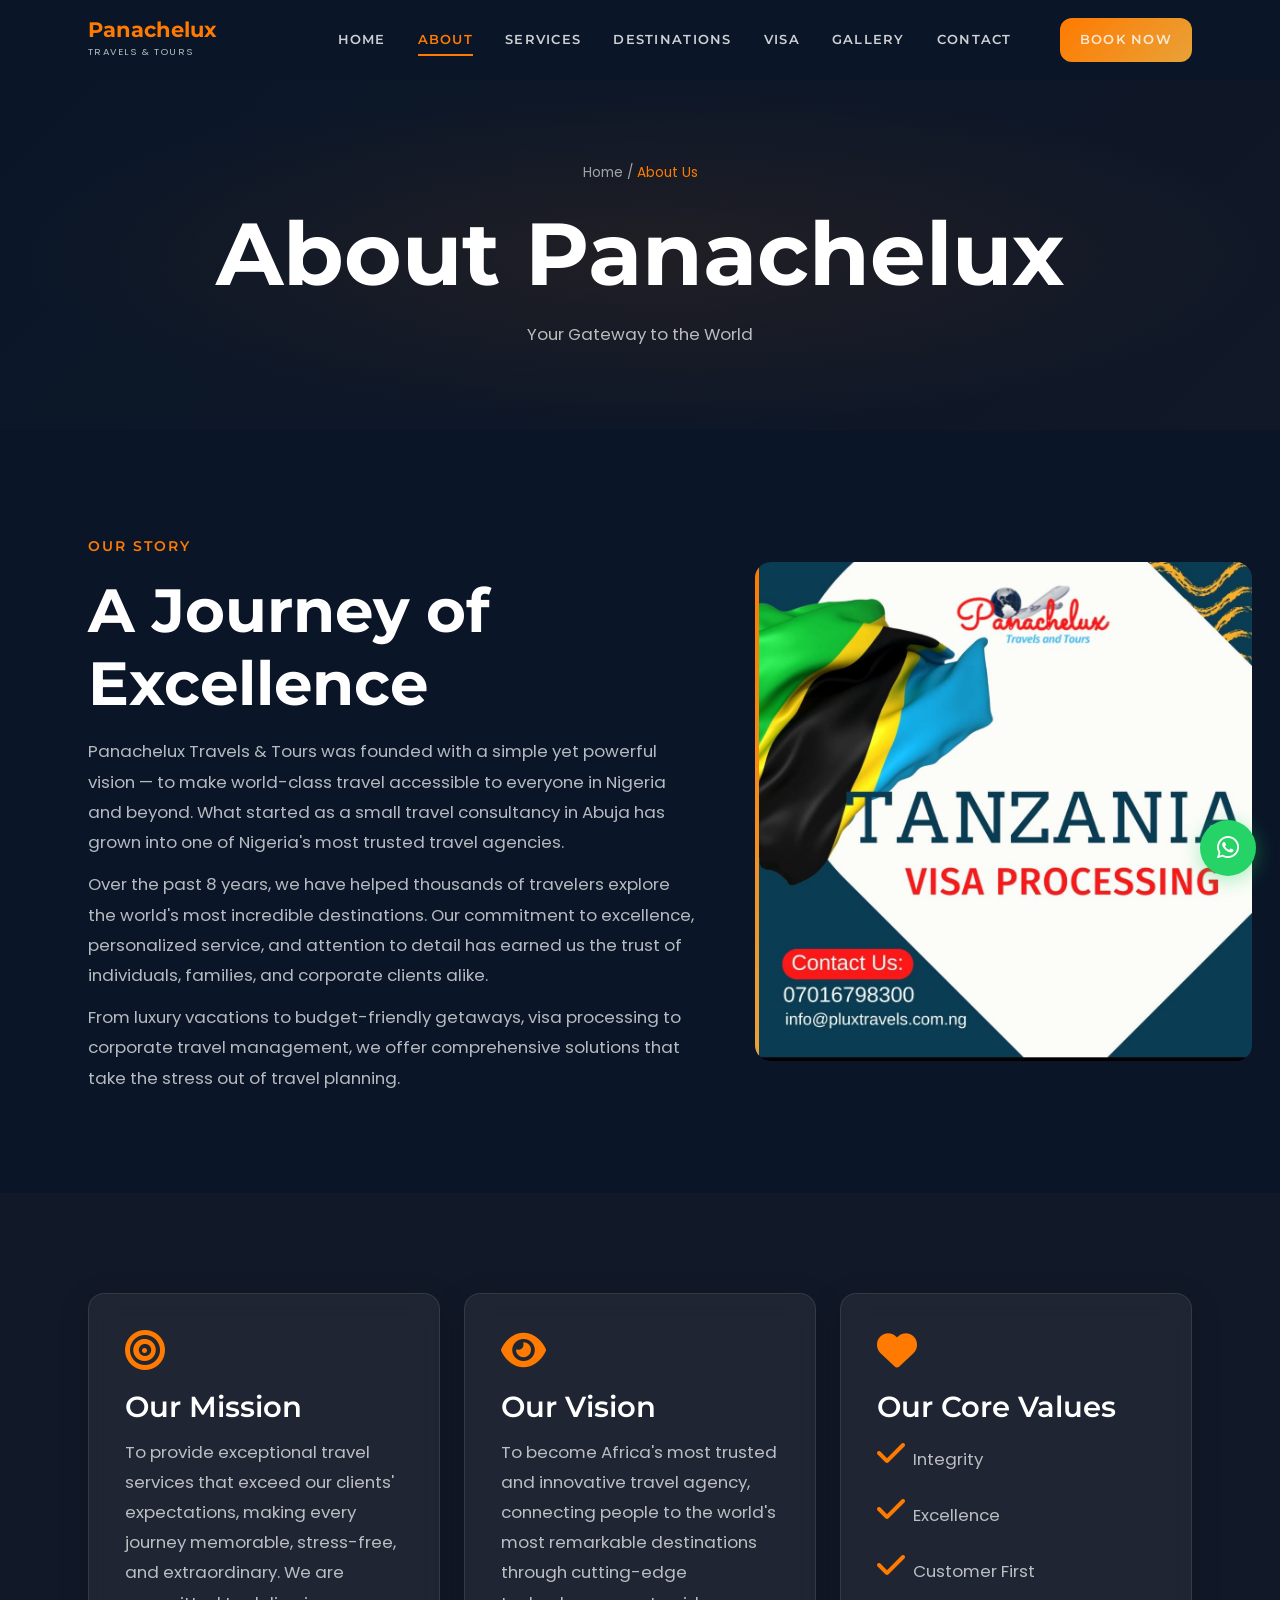
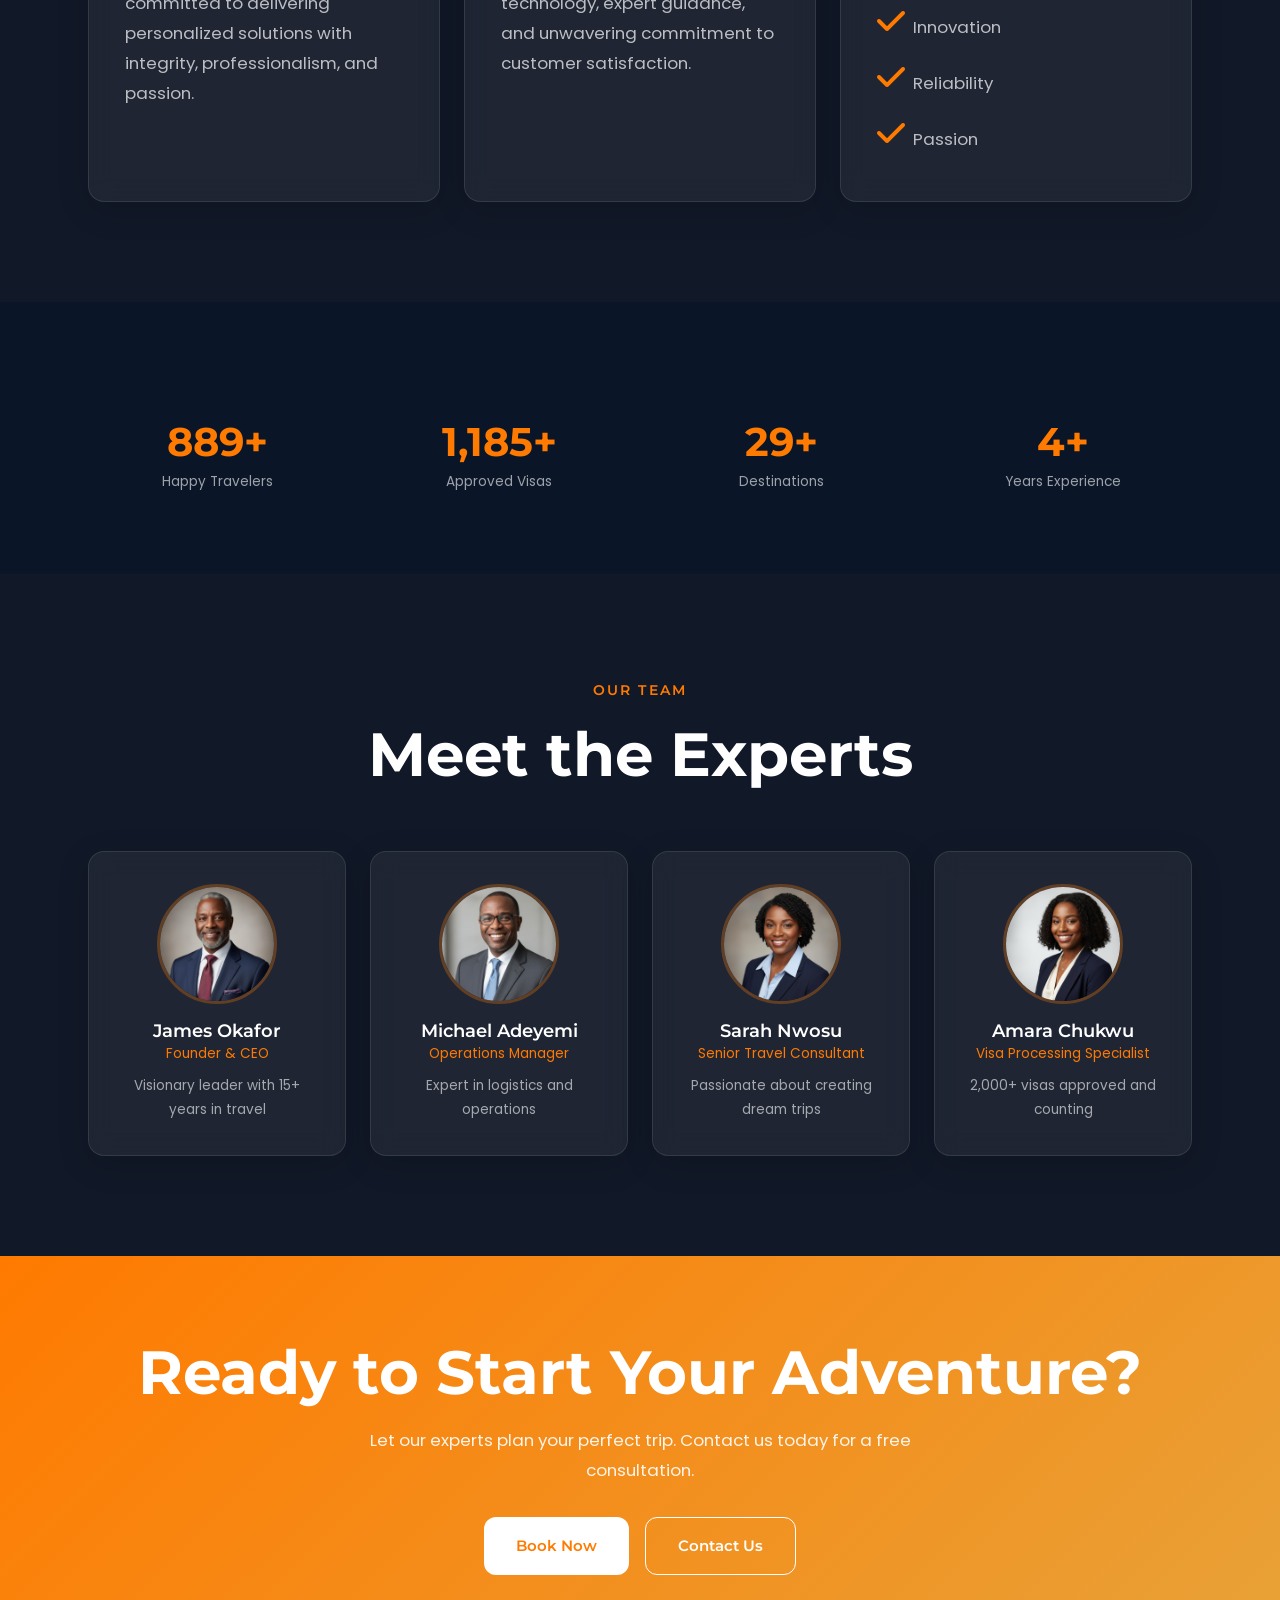
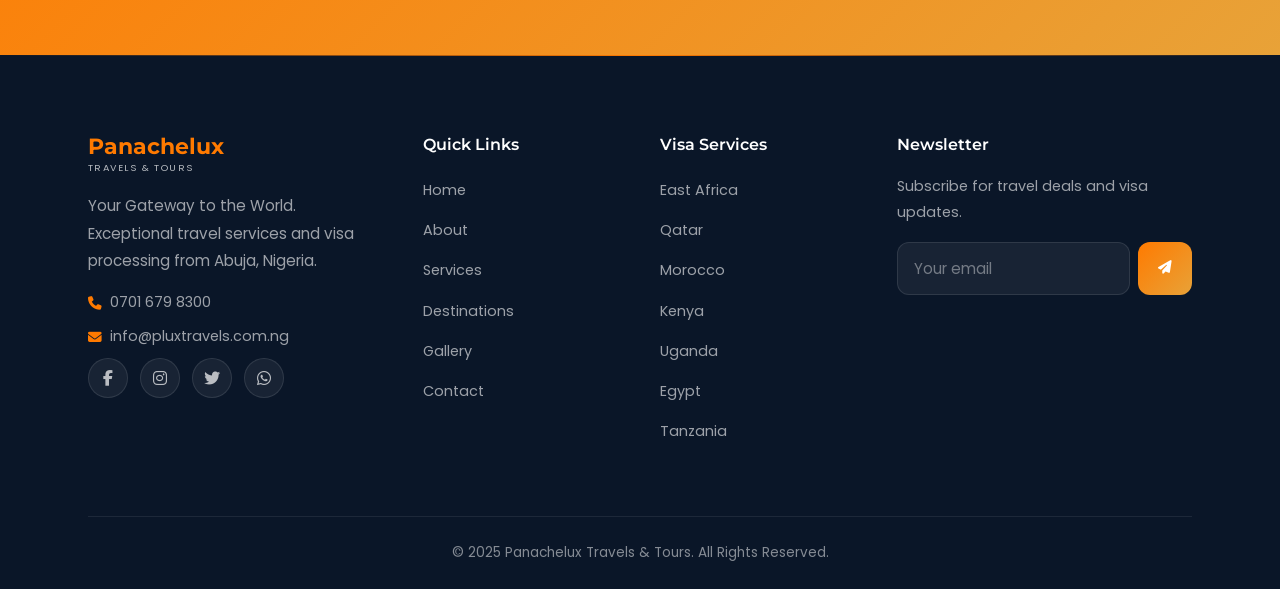
<file: about.html>
<!DOCTYPE html>
<html lang="en">
<head>
<meta charset="UTF-8">
<meta name="viewport" content="width=device-width, initial-scale=1.0">
<title>About Us | Panachelux Travels & Tours</title>
<meta name="description" content="Learn about Panachelux Travels & Tours - your trusted travel partner in Abuja, Nigeria. Our mission, vision, and 8+ years of excellence.">
<link rel="stylesheet" href="https://cdnjs.cloudflare.com/ajax/libs/font-awesome/6.5.1/css/all.min.css">
<link rel="stylesheet" href="./assets/css/style.css">
</head>
<body>
<div class="preloader"><div class="preloader-spinner"></div><div class="preloader-logo">Panache<span>lux</span></div></div>
<div class="scroll-progress"></div>
<nav class="navbar">
  <div class="container">
    <a href="./index.html" class="logo"><span class="logo-name">Panachelux</span><span class="logo-tagline">Travels & Tours</span></a>
    <div class="nav-links">
      <a href="./index.html">Home</a><a href="./about.html" class="active">About</a><a href="./services.html">Services</a>
      <a href="./destinations.html">Destinations</a><a href="./visa-processing.html">Visa</a><a href="./gallery.html">Gallery</a><a href="./contact.html">Contact</a>
      <a href="./contact.html" class="btn btn-primary btn-small nav-cta">Book Now</a>
    </div>
    <div class="hamburger"><span></span><span></span><span></span></div>
  </div>
</nav>
<div class="mobile-overlay"></div>
<div class="mobile-nav">
  <a href="./index.html">Home</a><a href="./about.html" class="active">About</a><a href="./services.html">Services</a>
  <a href="./destinations.html">Destinations</a><a href="./visa-processing.html">Visa</a><a href="./gallery.html">Gallery</a><a href="./contact.html">Contact</a>
</div>

<header class="page-header">
  <div class="page-header-bg"></div>
  <div class="container">
    <div class="breadcrumb"><a href="./index.html">Home</a> / <span>About Us</span></div>
    <h1>About Panachelux</h1>
    <p>Your Gateway to the World</p>
  </div>
</header>

<section class="section" style="background:#0a1628;">
  <div class="container">
    <div class="about-grid">
      <div data-aos>
        <span class="section-label">Our Story</span>
        <h2>A Journey of Excellence</h2>
        <p style="color:rgba(255,255,255,0.7);margin-top:16px;">Panachelux Travels & Tours was founded with a simple yet powerful vision &mdash; to make world-class travel accessible to everyone in Nigeria and beyond. What started as a small travel consultancy in Abuja has grown into one of Nigeria's most trusted travel agencies.</p>
        <p style="color:rgba(255,255,255,0.7);margin-top:12px;">Over the past 8 years, we have helped thousands of travelers explore the world's most incredible destinations. Our commitment to excellence, personalized service, and attention to detail has earned us the trust of individuals, families, and corporate clients alike.</p>
        <p style="color:rgba(255,255,255,0.7);margin-top:12px;">From luxury vacations to budget-friendly getaways, visa processing to corporate travel management, we offer comprehensive solutions that take the stress out of travel planning.</p>
      </div>
      <div class="about-image" data-aos><img src="./assets/images/tours/time-to-travel.jpg" alt="Travel with Panachelux" loading="lazy"></div>
    </div>
  </div>
</section>

<section class="section" style="background:#111827;">
  <div class="container">
    <div style="display:grid;grid-template-columns:repeat(3,1fr);gap:24px;">
      <div class="glass-card mv-card" data-aos style="padding:36px;">
        <i class="fas fa-bullseye" style="font-size:2.5rem;color:var(--primary);margin-bottom:20px;"></i>
        <h3 style="margin-bottom:12px;">Our Mission</h3>
        <p style="color:rgba(255,255,255,0.7);">To provide exceptional travel services that exceed our clients' expectations, making every journey memorable, stress-free, and extraordinary. We are committed to delivering personalized solutions with integrity, professionalism, and passion.</p>
      </div>
      <div class="glass-card mv-card" data-aos style="padding:36px;">
        <i class="fas fa-eye" style="font-size:2.5rem;color:var(--primary);margin-bottom:20px;"></i>
        <h3 style="margin-bottom:12px;">Our Vision</h3>
        <p style="color:rgba(255,255,255,0.7);">To become Africa's most trusted and innovative travel agency, connecting people to the world's most remarkable destinations through cutting-edge technology, expert guidance, and unwavering commitment to customer satisfaction.</p>
      </div>
      <div class="glass-card mv-card" data-aos style="padding:36px;">
        <i class="fas fa-heart" style="font-size:2.5rem;color:var(--primary);margin-bottom:20px;"></i>
        <h3 style="margin-bottom:12px;">Our Core Values</h3>
        <ul style="color:rgba(255,255,255,0.7);display:flex;flex-direction:column;gap:8px;">
          <li><i class="fas fa-check" style="color:var(--primary);margin-right:8px;"></i>Integrity</li>
          <li><i class="fas fa-check" style="color:var(--primary);margin-right:8px;"></i>Excellence</li>
          <li><i class="fas fa-check" style="color:var(--primary);margin-right:8px;"></i>Customer First</li>
          <li><i class="fas fa-check" style="color:var(--primary);margin-right:8px;"></i>Innovation</li>
          <li><i class="fas fa-check" style="color:var(--primary);margin-right:8px;"></i>Reliability</li>
          <li><i class="fas fa-check" style="color:var(--primary);margin-right:8px;"></i>Passion</li>
        </ul>
      </div>
    </div>
  </div>
</section>

<section style="background:#0a1628;padding:80px 0;">
  <div class="container">
    <div class="about-stats" style="display:grid;grid-template-columns:repeat(4,1fr);gap:24px;">
      <div class="stat-item" data-aos><div class="stat-number" data-counter="1500" data-suffix="+">0</div><div class="stat-label">Happy Travelers</div></div>
      <div class="stat-item" data-aos><div class="stat-number" data-counter="2000" data-suffix="+">0</div><div class="stat-label">Approved Visas</div></div>
      <div class="stat-item" data-aos><div class="stat-number" data-counter="50" data-suffix="+">0</div><div class="stat-label">Destinations</div></div>
      <div class="stat-item" data-aos><div class="stat-number" data-counter="8" data-suffix="+">0</div><div class="stat-label">Years Experience</div></div>
    </div>
  </div>
</section>

<section class="section" style="background:#111827;">
  <div class="container">
    <div class="section-header" data-aos><span class="section-label">Our Team</span><h2>Meet the Experts</h2></div>
    <div style="display:grid;grid-template-columns:repeat(4,1fr);gap:24px;">
      <div class="glass-card" data-aos style="padding:32px;text-align:center;">
        <img src="./assets/images/testimonials/person-4.jpg" alt="CEO" style="width:120px;height:120px;border-radius:50%;margin:0 auto 16px;border:3px solid rgba(255,122,0,0.3);object-fit:cover;">
        <h3 style="font-size:1.1rem;">James Okafor</h3>
        <p style="color:var(--primary);font-size:0.85rem;">Founder & CEO</p>
        <p style="color:rgba(255,255,255,0.6);font-size:0.85rem;margin-top:8px;">Visionary leader with 15+ years in travel</p>
      </div>
      <div class="glass-card" data-aos style="padding:32px;text-align:center;">
        <img src="./assets/images/testimonials/person-2.jpg" alt="Manager" style="width:120px;height:120px;border-radius:50%;margin:0 auto 16px;border:3px solid rgba(255,122,0,0.3);object-fit:cover;">
        <h3 style="font-size:1.1rem;">Michael Adeyemi</h3>
        <p style="color:var(--primary);font-size:0.85rem;">Operations Manager</p>
        <p style="color:rgba(255,255,255,0.6);font-size:0.85rem;margin-top:8px;">Expert in logistics and operations</p>
      </div>
      <div class="glass-card" data-aos style="padding:32px;text-align:center;">
        <img src="./assets/images/testimonials/person-1.jpg" alt="Consultant" style="width:120px;height:120px;border-radius:50%;margin:0 auto 16px;border:3px solid rgba(255,122,0,0.3);object-fit:cover;">
        <h3 style="font-size:1.1rem;">Sarah Nwosu</h3>
        <p style="color:var(--primary);font-size:0.85rem;">Senior Travel Consultant</p>
        <p style="color:rgba(255,255,255,0.6);font-size:0.85rem;margin-top:8px;">Passionate about creating dream trips</p>
      </div>
      <div class="glass-card" data-aos style="padding:32px;text-align:center;">
        <img src="./assets/images/testimonials/person-3.jpg" alt="Visa Specialist" style="width:120px;height:120px;border-radius:50%;margin:0 auto 16px;border:3px solid rgba(255,122,0,0.3);object-fit:cover;">
        <h3 style="font-size:1.1rem;">Amara Chukwu</h3>
        <p style="color:var(--primary);font-size:0.85rem;">Visa Processing Specialist</p>
        <p style="color:rgba(255,255,255,0.6);font-size:0.85rem;margin-top:8px;">2,000+ visas approved and counting</p>
      </div>
    </div>
  </div>
</section>

<section class="cta-banner">
  <div class="container" data-aos>
    <h2>Ready to Start Your Adventure?</h2>
    <p>Let our experts plan your perfect trip. Contact us today for a free consultation.</p>
    <div class="btn-group">
      <a href="./contact.html" class="btn btn-primary">Book Now</a>
      <a href="./contact.html" class="btn btn-secondary">Contact Us</a>
    </div>
  </div>
</section>

<footer class="footer">
  <div class="container">
    <div class="footer-grid">
      <div class="footer-brand">
        <div class="logo"><span class="logo-name">Panachelux</span><span class="logo-tagline">Travels & Tours</span></div>
        <p>Your Gateway to the World. Exceptional travel services and visa processing from Abuja, Nigeria.</p>
        <div class="contact-line"><i class="fas fa-phone"></i> 0701 679 8300</div>
        <div class="contact-line"><i class="fas fa-envelope"></i> info@pluxtravels.com.ng</div>
        <div class="contact-socials"><a href="#" class="social-icon"><i class="fab fa-facebook-f"></i></a><a href="#" class="social-icon"><i class="fab fa-instagram"></i></a><a href="#" class="social-icon"><i class="fab fa-twitter"></i></a><a href="https://wa.me/2347016798300" class="social-icon" target="_blank"><i class="fab fa-whatsapp"></i></a></div>
      </div>
      <div><h4>Quick Links</h4><ul class="footer-links"><li><a href="./index.html">Home</a></li><li><a href="./about.html">About</a></li><li><a href="./services.html">Services</a></li><li><a href="./destinations.html">Destinations</a></li><li><a href="./gallery.html">Gallery</a></li><li><a href="./contact.html">Contact</a></li></ul></div>
      <div><h4>Visa Services</h4><ul class="footer-links"><li><a href="./visa-processing.html">East Africa</a></li><li><a href="./visa-processing.html">Qatar</a></li><li><a href="./visa-processing.html">Morocco</a></li><li><a href="./visa-processing.html">Kenya</a></li><li><a href="./visa-processing.html">Uganda</a></li><li><a href="./visa-processing.html">Egypt</a></li><li><a href="./visa-processing.html">Tanzania</a></li></ul></div>
      <div class="footer-newsletter"><h4>Newsletter</h4><p>Subscribe for travel deals and visa updates.</p><form class="newsletter-form"><input type="email" class="glass-input" placeholder="Your email" required><button type="submit" class="btn btn-primary btn-small"><i class="fas fa-paper-plane"></i></button></form></div>
    </div>
    <div class="footer-bottom"><p>&copy; 2025 Panachelux Travels & Tours. All Rights Reserved.</p></div>
  </div>
</footer>
<a href="https://wa.me/2347016798300" class="whatsapp-float" target="_blank" aria-label="Chat on WhatsApp"><i class="fab fa-whatsapp"></i></a>
<button class="back-to-top" aria-label="Back to top"><i class="fas fa-chevron-up"></i></button>
<script src="https://cdnjs.cloudflare.com/ajax/libs/gsap/3.12.5/gsap.min.js"></script>
<script src="./assets/js/script.js"></script>
</body>
</html>
</file>
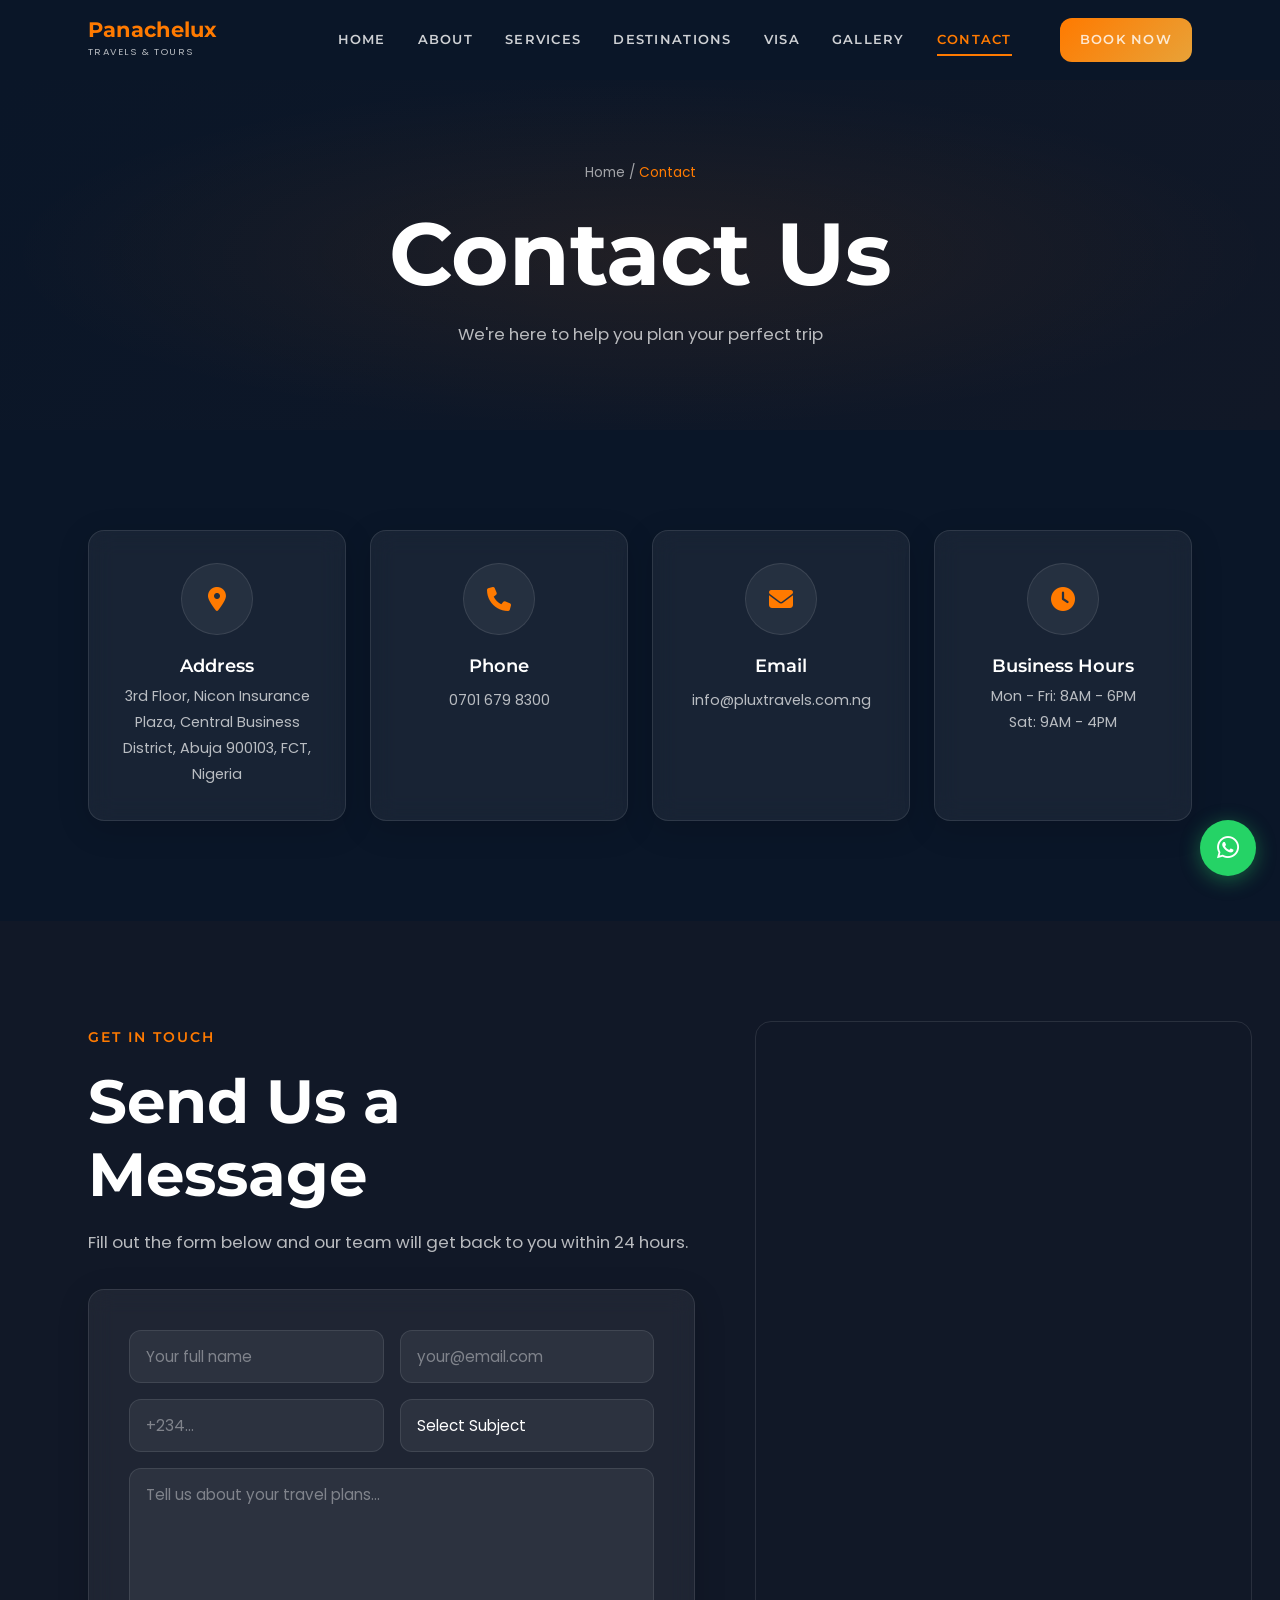
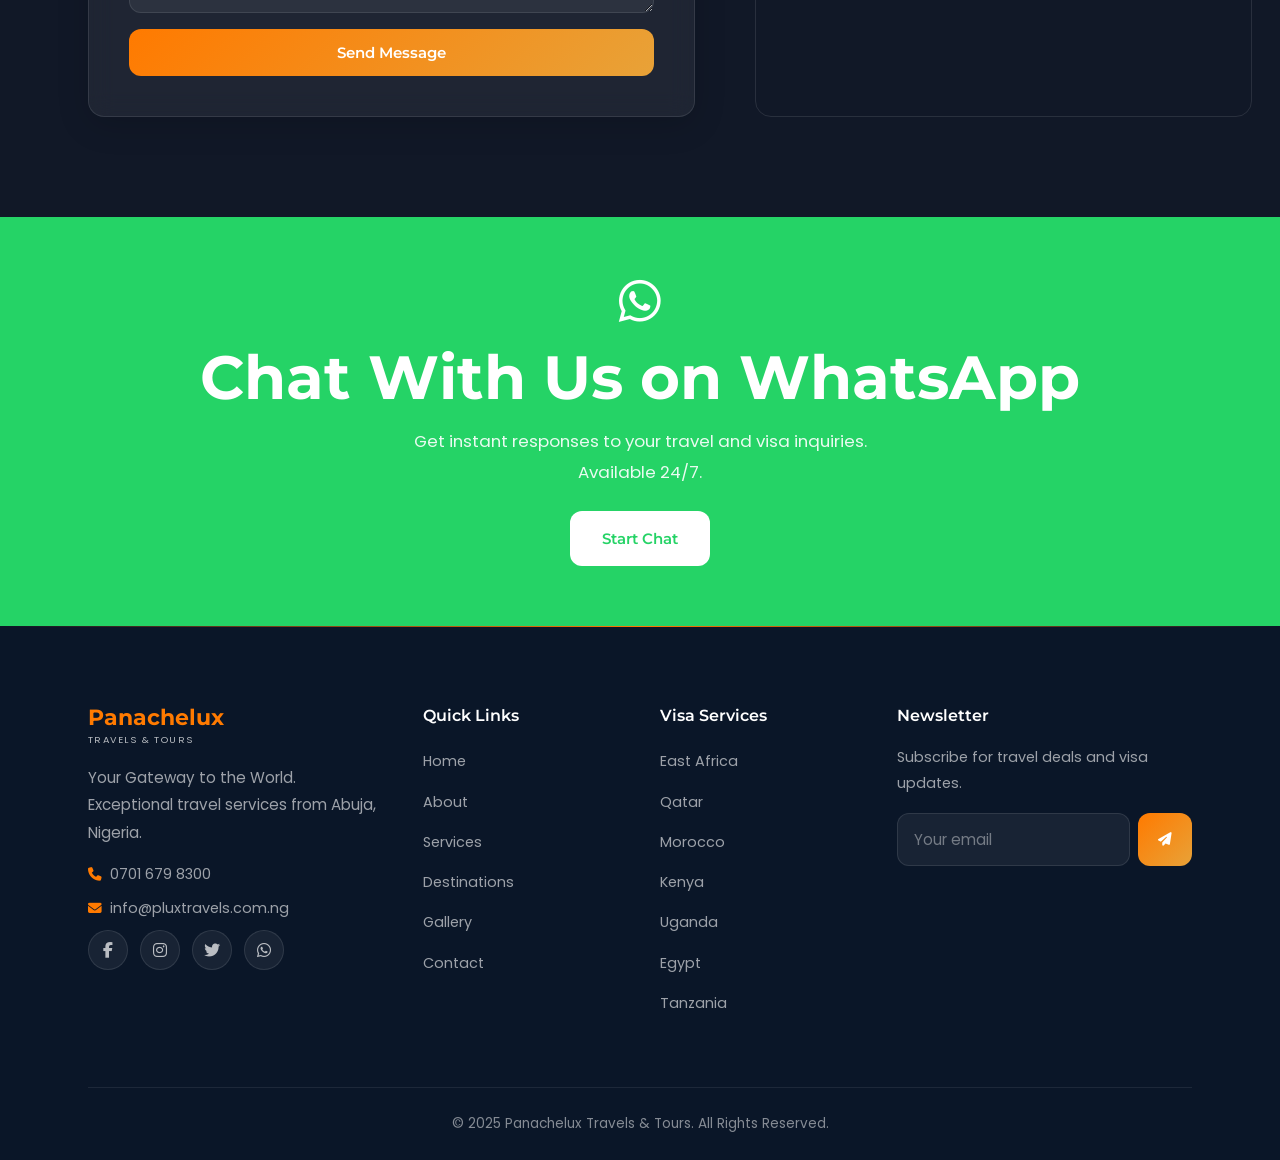
<file: contact.html>
<!DOCTYPE html>
<html lang="en">
<head>
<meta charset="UTF-8">
<meta name="viewport" content="width=device-width, initial-scale=1.0">
<title>Contact Us | Panachelux Travels & Tours</title>
<meta name="description" content="Contact Panachelux Travels & Tours in Abuja, Nigeria. Call 0701 679 8300 or email info@pluxtravels.com.ng for travel bookings and visa processing.">
<link rel="stylesheet" href="https://cdnjs.cloudflare.com/ajax/libs/font-awesome/6.5.1/css/all.min.css">
<link rel="stylesheet" href="./assets/css/style.css">
</head>
<body>
<div class="preloader"><div class="preloader-spinner"></div><div class="preloader-logo">Panache<span>lux</span></div></div>
<div class="scroll-progress"></div>
<nav class="navbar">
  <div class="container">
    <a href="./index.html" class="logo"><span class="logo-name">Panachelux</span><span class="logo-tagline">Travels & Tours</span></a>
    <div class="nav-links">
      <a href="./index.html">Home</a><a href="./about.html">About</a><a href="./services.html">Services</a>
      <a href="./destinations.html">Destinations</a><a href="./visa-processing.html">Visa</a><a href="./gallery.html">Gallery</a><a href="./contact.html" class="active">Contact</a>
      <a href="./contact.html" class="btn btn-primary btn-small nav-cta">Book Now</a>
    </div>
    <div class="hamburger"><span></span><span></span><span></span></div>
  </div>
</nav>
<div class="mobile-overlay"></div>
<div class="mobile-nav">
  <a href="./index.html">Home</a><a href="./about.html">About</a><a href="./services.html">Services</a>
  <a href="./destinations.html">Destinations</a><a href="./visa-processing.html">Visa</a><a href="./gallery.html">Gallery</a><a href="./contact.html" class="active">Contact</a>
</div>

<header class="page-header">
  <div class="page-header-bg"></div>
  <div class="container">
    <div class="breadcrumb"><a href="./index.html">Home</a> / <span>Contact</span></div>
    <h1>Contact Us</h1>
    <p>We're here to help you plan your perfect trip</p>
  </div>
</header>

<section class="section" style="background:#0a1628;">
  <div class="container">
    <div style="display:grid;grid-template-columns:repeat(4,1fr);gap:24px;">
      <div class="glass-card" data-aos style="padding:32px;text-align:center;">
        <div style="width:72px;height:72px;border-radius:50%;background:var(--glass);border:1px solid var(--glass-border);display:flex;align-items:center;justify-content:center;margin:0 auto 20px;">
          <i class="fas fa-map-marker-alt" style="font-size:1.5rem;color:var(--primary);"></i>
        </div>
        <h3 style="font-size:1.1rem;margin-bottom:8px;">Address</h3>
        <p style="color:rgba(255,255,255,0.7);font-size:0.9rem;">3rd Floor, Nicon Insurance Plaza, Central Business District, Abuja 900103, FCT, Nigeria</p>
      </div>
      <div class="glass-card" data-aos style="padding:32px;text-align:center;">
        <div style="width:72px;height:72px;border-radius:50%;background:var(--glass);border:1px solid var(--glass-border);display:flex;align-items:center;justify-content:center;margin:0 auto 20px;">
          <i class="fas fa-phone" style="font-size:1.5rem;color:var(--primary);"></i>
        </div>
        <h3 style="font-size:1.1rem;margin-bottom:8px;">Phone</h3>
        <a href="tel:+2347016798300" style="color:rgba(255,255,255,0.7);font-size:0.9rem;">0701 679 8300</a>
      </div>
      <div class="glass-card" data-aos style="padding:32px;text-align:center;">
        <div style="width:72px;height:72px;border-radius:50%;background:var(--glass);border:1px solid var(--glass-border);display:flex;align-items:center;justify-content:center;margin:0 auto 20px;">
          <i class="fas fa-envelope" style="font-size:1.5rem;color:var(--primary);"></i>
        </div>
        <h3 style="font-size:1.1rem;margin-bottom:8px;">Email</h3>
        <a href="mailto:info@pluxtravels.com.ng" style="color:rgba(255,255,255,0.7);font-size:0.9rem;">info@pluxtravels.com.ng</a>
      </div>
      <div class="glass-card" data-aos style="padding:32px;text-align:center;">
        <div style="width:72px;height:72px;border-radius:50%;background:var(--glass);border:1px solid var(--glass-border);display:flex;align-items:center;justify-content:center;margin:0 auto 20px;">
          <i class="fas fa-clock" style="font-size:1.5rem;color:var(--primary);"></i>
        </div>
        <h3 style="font-size:1.1rem;margin-bottom:8px;">Business Hours</h3>
        <p style="color:rgba(255,255,255,0.7);font-size:0.9rem;">Mon - Fri: 8AM - 6PM<br>Sat: 9AM - 4PM</p>
      </div>
    </div>
  </div>
</section>

<section class="section" style="background:#111827;">
  <div class="container">
    <div class="contact-grid">
      <div data-aos>
        <span class="section-label">Get In Touch</span>
        <h2>Send Us a Message</h2>
        <p style="color:rgba(255,255,255,0.7);margin:16px 0 32px;">Fill out the form below and our team will get back to you within 24 hours.</p>
        <form class="glass-card" style="padding:40px;">
          <div class="form-grid">
            <input type="text" class="glass-input" placeholder="Your full name" required>
            <input type="email" class="glass-input" placeholder="your@email.com" required>
            <input type="tel" class="glass-input" placeholder="+234...">
            <select class="glass-input">
              <option value="">Select Subject</option>
              <option>General Inquiry</option>
              <option>Visa Application</option>
              <option>Flight Booking</option>
              <option>Tour Package</option>
              <option>Corporate Travel</option>
              <option>Other</option>
            </select>
            <textarea class="glass-input full" rows="5" placeholder="Tell us about your travel plans..."></textarea>
          </div>
          <button type="submit" class="btn btn-primary" style="width:100%;margin-top:16px;">Send Message</button>
        </form>
      </div>
      <div data-aos>
        <div class="map-container" style="height:100%;min-height:500px;">
          <iframe src="https://www.google.com/maps/embed?pb=!1m18!1m12!1m3!1d3940.1!2d7.49!3d9.06!2m3!1f0!2f0!3f0!3m2!1i1024!2i768!4f13.1!3m3!1m2!1s0x104e0a4c7e3db9eb%3A0x3f2c2f5c1a8b7c2d!2sNicon%20Insurance%20Plaza!5e0!3m2!1sen!2sng!4v1700000000000!5m2!1sen!2sng" allowfullscreen="" loading="lazy" referrerpolicy="no-referrer-when-downgrade" style="width:100%;height:100%;min-height:500px;border:none;"></iframe>
        </div>
      </div>
    </div>
  </div>
</section>

<section class="whatsapp-section">
  <div class="container" data-aos>
    <i class="fab fa-whatsapp" style="font-size:3rem;color:var(--white);margin-bottom:16px;"></i>
    <h2 style="color:var(--white);">Chat With Us on WhatsApp</h2>
    <p style="color:rgba(255,255,255,0.9);max-width:500px;margin:0 auto 24px;">Get instant responses to your travel and visa inquiries. Available 24/7.</p>
    <a href="https://wa.me/2347016798300" class="btn" style="background:var(--white);color:var(--whatsapp);" target="_blank">Start Chat</a>
  </div>
</section>

<footer class="footer">
  <div class="container">
    <div class="footer-grid">
      <div class="footer-brand">
        <div class="logo"><span class="logo-name">Panachelux</span><span class="logo-tagline">Travels & Tours</span></div>
        <p>Your Gateway to the World. Exceptional travel services from Abuja, Nigeria.</p>
        <div class="contact-line"><i class="fas fa-phone"></i> 0701 679 8300</div>
        <div class="contact-line"><i class="fas fa-envelope"></i> info@pluxtravels.com.ng</div>
        <div class="contact-socials"><a href="#" class="social-icon"><i class="fab fa-facebook-f"></i></a><a href="#" class="social-icon"><i class="fab fa-instagram"></i></a><a href="#" class="social-icon"><i class="fab fa-twitter"></i></a><a href="https://wa.me/2347016798300" class="social-icon" target="_blank"><i class="fab fa-whatsapp"></i></a></div>
      </div>
      <div><h4>Quick Links</h4><ul class="footer-links"><li><a href="./index.html">Home</a></li><li><a href="./about.html">About</a></li><li><a href="./services.html">Services</a></li><li><a href="./destinations.html">Destinations</a></li><li><a href="./gallery.html">Gallery</a></li><li><a href="./contact.html">Contact</a></li></ul></div>
      <div><h4>Visa Services</h4><ul class="footer-links"><li><a href="./visa-processing.html">East Africa</a></li><li><a href="./visa-processing.html">Qatar</a></li><li><a href="./visa-processing.html">Morocco</a></li><li><a href="./visa-processing.html">Kenya</a></li><li><a href="./visa-processing.html">Uganda</a></li><li><a href="./visa-processing.html">Egypt</a></li><li><a href="./visa-processing.html">Tanzania</a></li></ul></div>
      <div class="footer-newsletter"><h4>Newsletter</h4><p>Subscribe for travel deals and visa updates.</p><form class="newsletter-form"><input type="email" class="glass-input" placeholder="Your email" required><button type="submit" class="btn btn-primary btn-small"><i class="fas fa-paper-plane"></i></button></form></div>
    </div>
    <div class="footer-bottom"><p>&copy; 2025 Panachelux Travels & Tours. All Rights Reserved.</p></div>
  </div>
</footer>
<a href="https://wa.me/2347016798300" class="whatsapp-float" target="_blank" aria-label="Chat on WhatsApp"><i class="fab fa-whatsapp"></i></a>
<button class="back-to-top" aria-label="Back to top"><i class="fas fa-chevron-up"></i></button>
<script src="https://cdnjs.cloudflare.com/ajax/libs/gsap/3.12.5/gsap.min.js"></script>
<script src="./assets/js/script.js"></script>
</body>
</html>
</file>
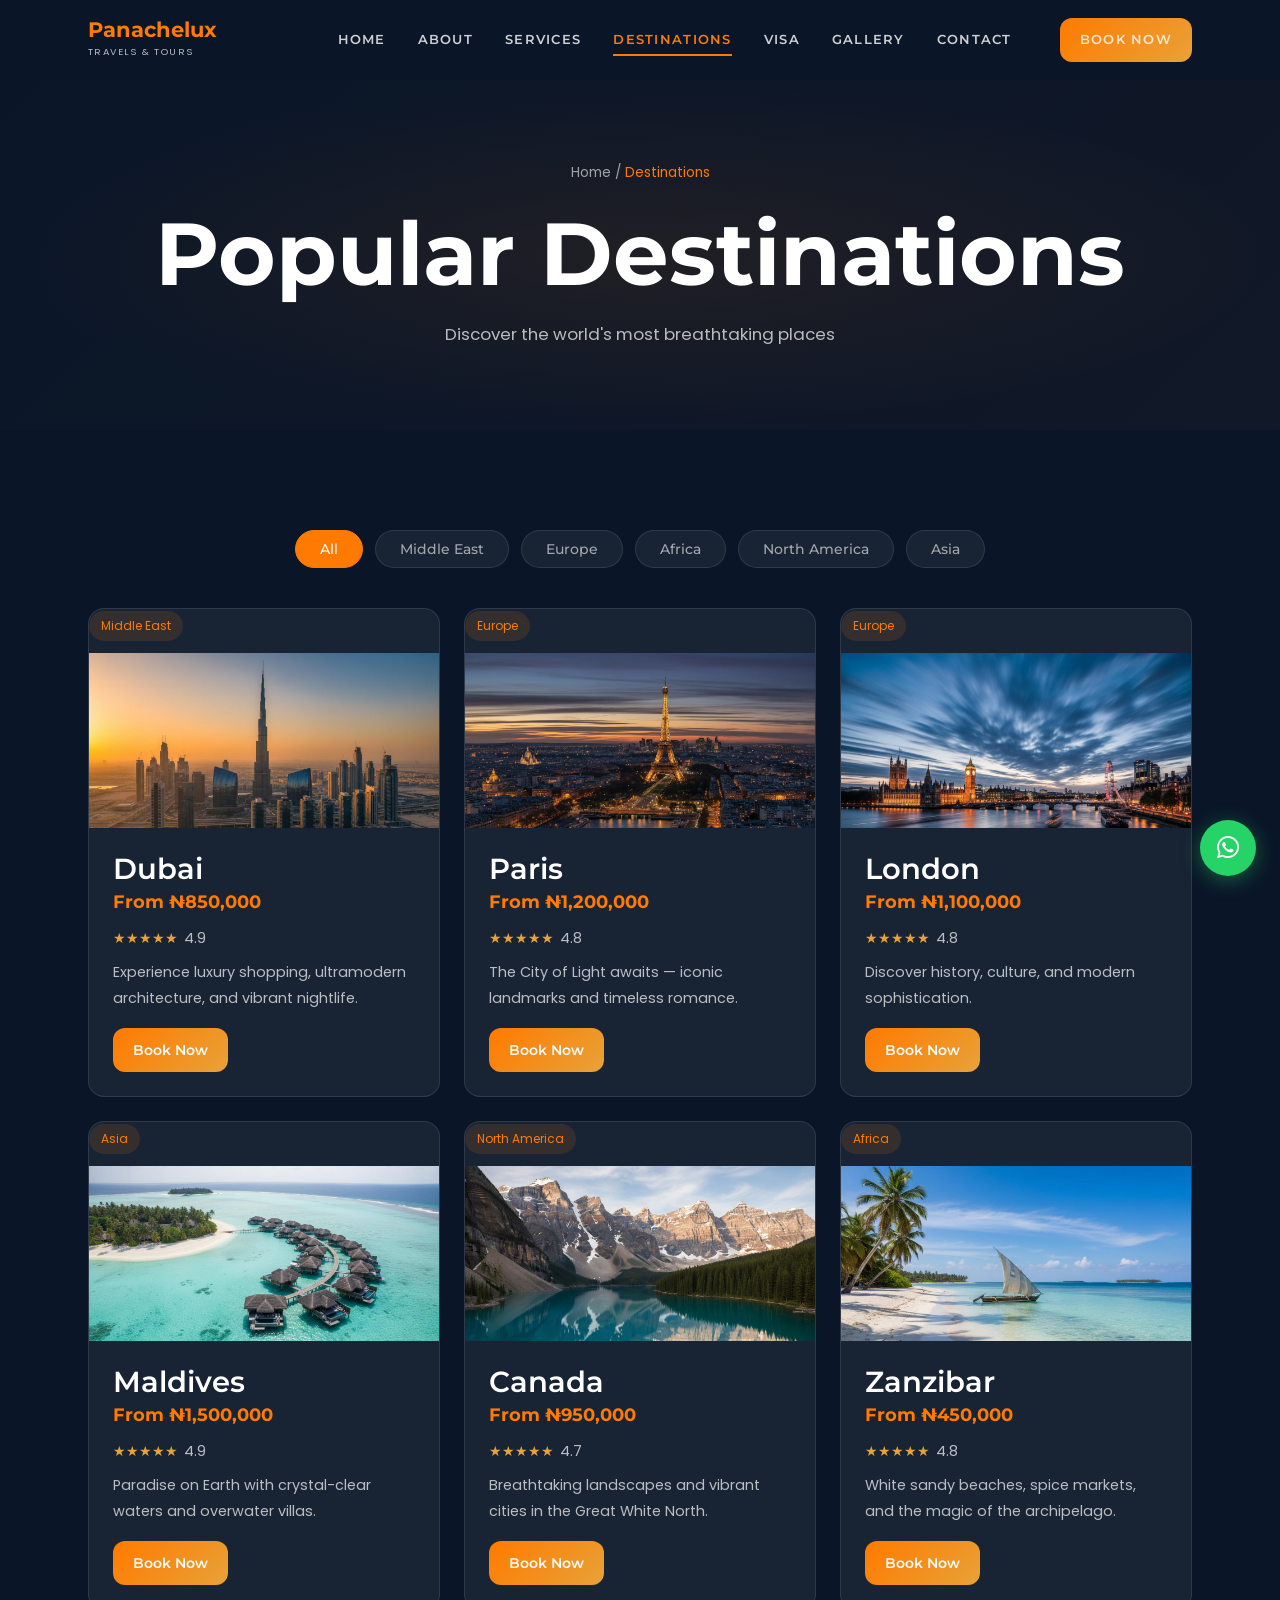
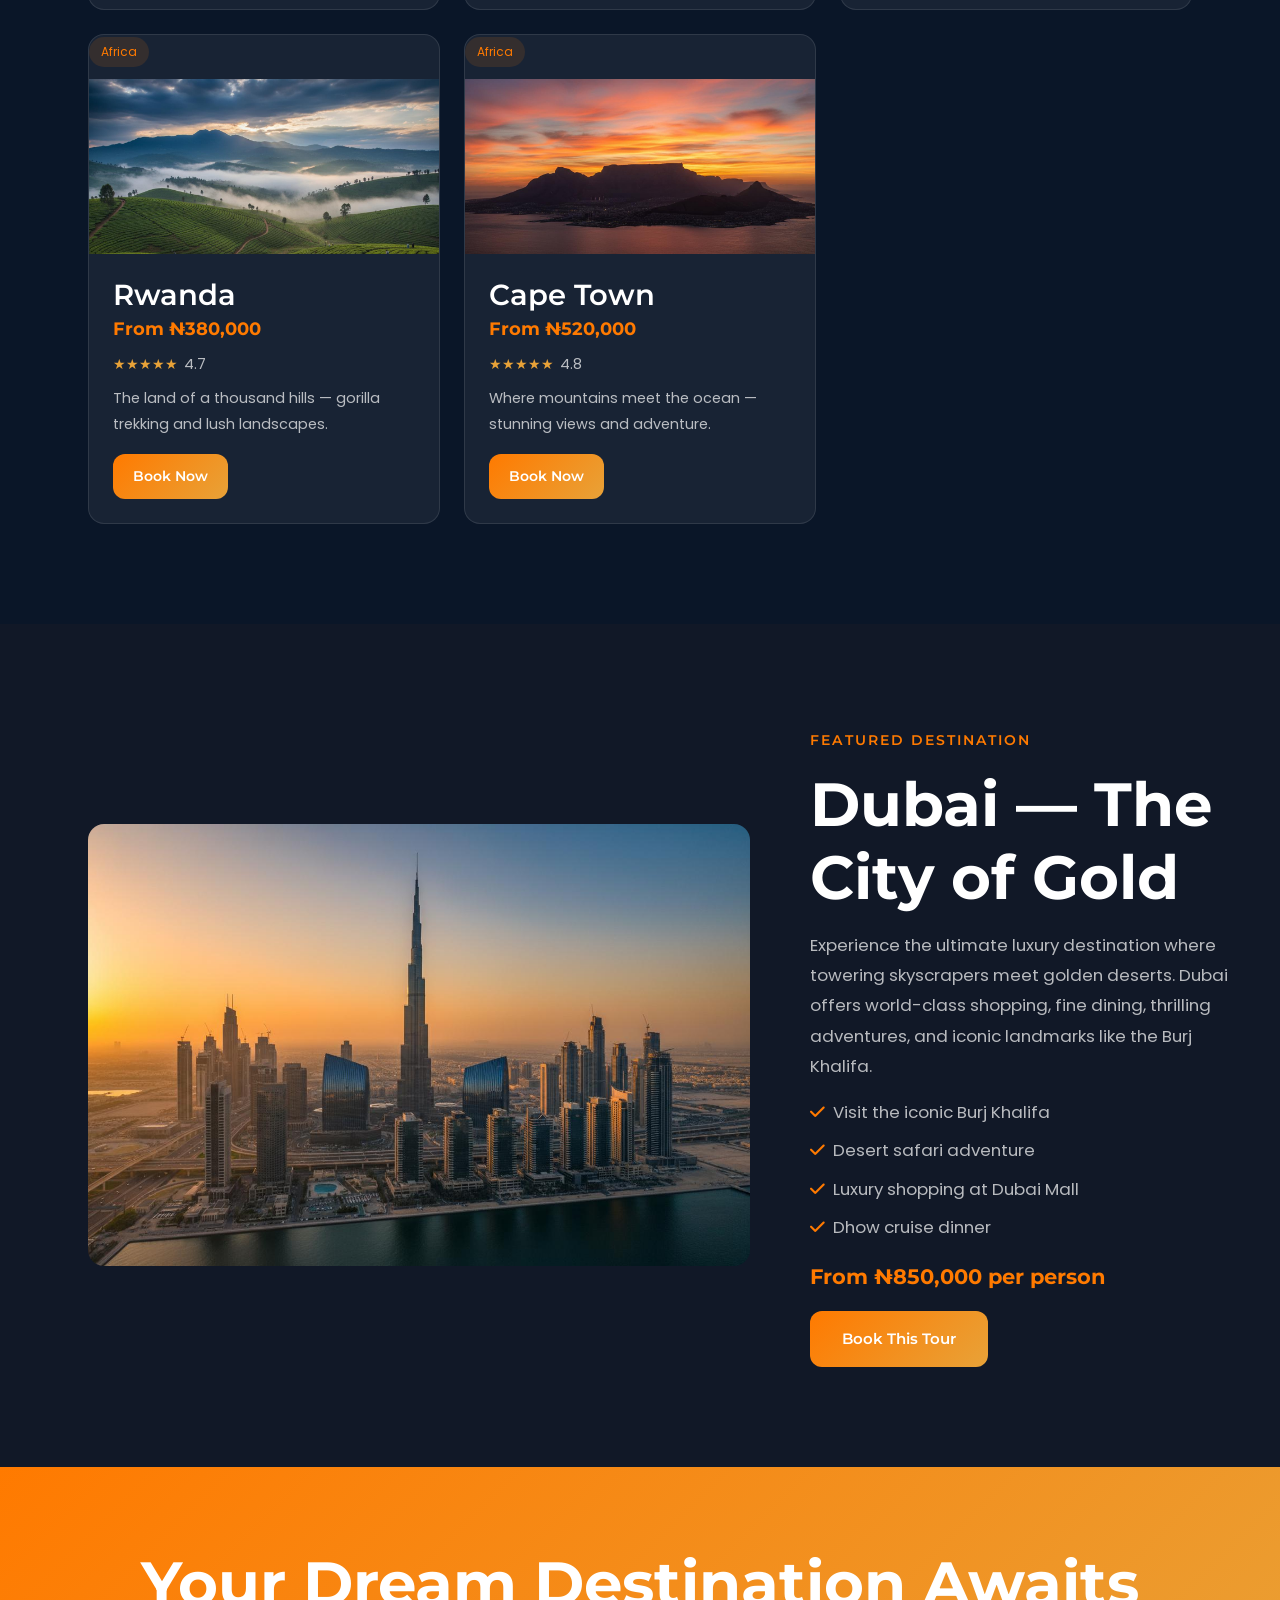
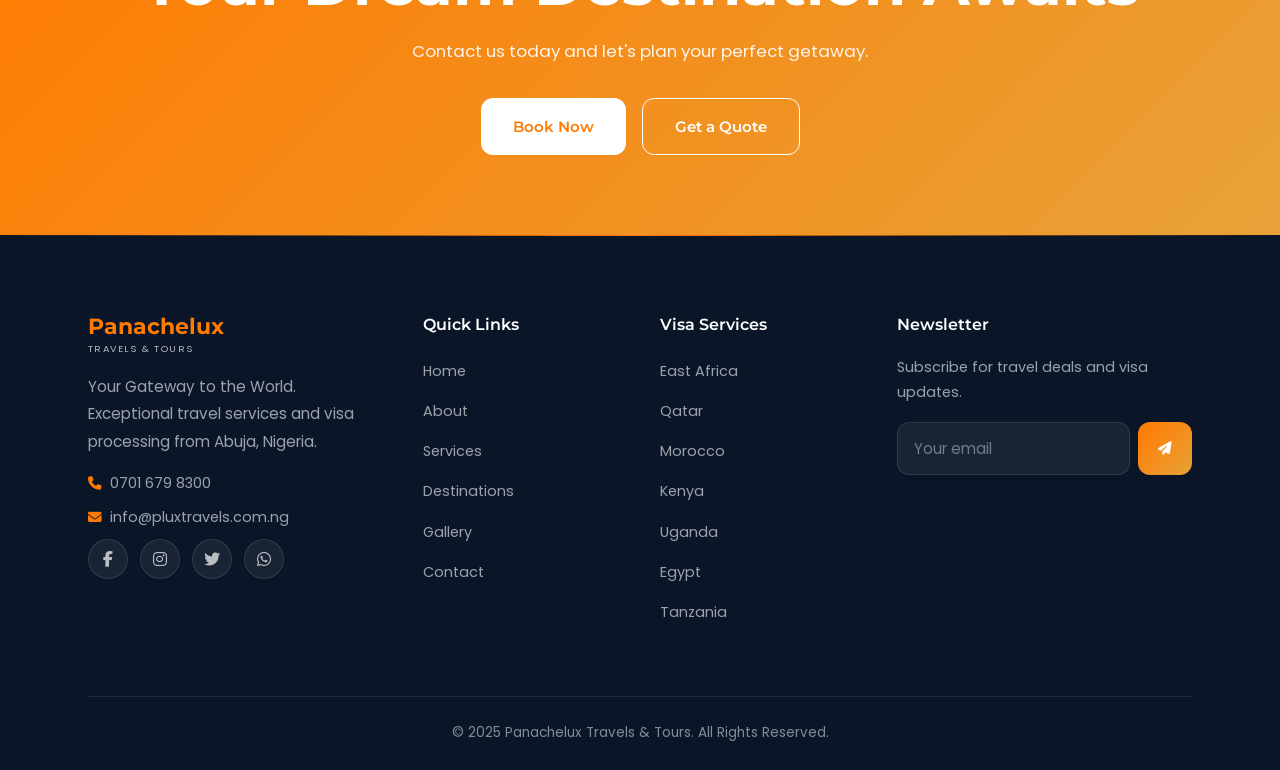
<file: destinations.html>
<!DOCTYPE html>
<html lang="en">
<head>
<meta charset="UTF-8">
<meta name="viewport" content="width=device-width, initial-scale=1.0">
<title>Destinations | Panachelux Travels & Tours</title>
<meta name="description" content="Explore top destinations - Dubai, Paris, London, Maldives, Canada, Zanzibar, Rwanda, Cape Town. Book your dream vacation with Panachelux.">
<link rel="stylesheet" href="https://cdnjs.cloudflare.com/ajax/libs/font-awesome/6.5.1/css/all.min.css">
<link rel="stylesheet" href="./assets/css/style.css">
</head>
<body>
<div class="preloader"><div class="preloader-spinner"></div><div class="preloader-logo">Panache<span>lux</span></div></div>
<div class="scroll-progress"></div>
<nav class="navbar">
  <div class="container">
    <a href="./index.html" class="logo"><span class="logo-name">Panachelux</span><span class="logo-tagline">Travels & Tours</span></a>
    <div class="nav-links">
      <a href="./index.html">Home</a><a href="./about.html">About</a><a href="./services.html">Services</a>
      <a href="./destinations.html" class="active">Destinations</a><a href="./visa-processing.html">Visa</a><a href="./gallery.html">Gallery</a><a href="./contact.html">Contact</a>
      <a href="./contact.html" class="btn btn-primary btn-small nav-cta">Book Now</a>
    </div>
    <div class="hamburger"><span></span><span></span><span></span></div>
  </div>
</nav>
<div class="mobile-overlay"></div>
<div class="mobile-nav">
  <a href="./index.html">Home</a><a href="./about.html">About</a><a href="./services.html">Services</a>
  <a href="./destinations.html" class="active">Destinations</a><a href="./visa-processing.html">Visa</a><a href="./gallery.html">Gallery</a><a href="./contact.html">Contact</a>
</div>

<header class="page-header">
  <div class="page-header-bg"></div>
  <div class="container">
    <div class="breadcrumb"><a href="./index.html">Home</a> / <span>Destinations</span></div>
    <h1>Popular Destinations</h1>
    <p>Discover the world's most breathtaking places</p>
  </div>
</header>

<section class="section" style="background:#0a1628;">
  <div class="container">
    <div class="dest-filters visa-filters" data-aos style="justify-content:center;">
      <button class="filter-tab active" data-filter="all">All</button>
      <button class="filter-tab" data-filter="middle-east">Middle East</button>
      <button class="filter-tab" data-filter="europe">Europe</button>
      <button class="filter-tab" data-filter="africa">Africa</button>
      <button class="filter-tab" data-filter="north-america">North America</button>
      <button class="filter-tab" data-filter="asia">Asia</button>
    </div>
    <div class="dest-grid" style="margin-top:40px;">
      <div class="dest-card-page" data-region="middle-east" data-aos>
        <div class="dest-img"><span class="dest-region">Middle East</span><img src="./assets/images/destinations/dubai.jpg" alt="Dubai"></div>
        <div class="dest-body">
          <h3>Dubai</h3>
          <div class="dest-price">From &#8358;850,000</div>
          <div class="dest-rating"><span class="stars">&#9733;&#9733;&#9733;&#9733;&#9733;</span><span class="score">4.9</span></div>
          <p style="font-size:0.9rem;color:rgba(255,255,255,0.7);margin:8px 0 16px;">Experience luxury shopping, ultramodern architecture, and vibrant nightlife.</p>
          <a href="./contact.html" class="btn btn-primary btn-small">Book Now</a>
        </div>
      </div>
      <div class="dest-card-page" data-region="europe" data-aos>
        <div class="dest-img"><span class="dest-region">Europe</span><img src="./assets/images/destinations/paris.jpg" alt="Paris"></div>
        <div class="dest-body">
          <h3>Paris</h3>
          <div class="dest-price">From &#8358;1,200,000</div>
          <div class="dest-rating"><span class="stars">&#9733;&#9733;&#9733;&#9733;&#9733;</span><span class="score">4.8</span></div>
          <p style="font-size:0.9rem;color:rgba(255,255,255,0.7);margin:8px 0 16px;">The City of Light awaits &mdash; iconic landmarks and timeless romance.</p>
          <a href="./contact.html" class="btn btn-primary btn-small">Book Now</a>
        </div>
      </div>
      <div class="dest-card-page" data-region="europe" data-aos>
        <div class="dest-img"><span class="dest-region">Europe</span><img src="./assets/images/destinations/london.jpg" alt="London"></div>
        <div class="dest-body">
          <h3>London</h3>
          <div class="dest-price">From &#8358;1,100,000</div>
          <div class="dest-rating"><span class="stars">&#9733;&#9733;&#9733;&#9733;&#9733;</span><span class="score">4.8</span></div>
          <p style="font-size:0.9rem;color:rgba(255,255,255,0.7);margin:8px 0 16px;">Discover history, culture, and modern sophistication.</p>
          <a href="./contact.html" class="btn btn-primary btn-small">Book Now</a>
        </div>
      </div>
      <div class="dest-card-page" data-region="asia" data-aos>
        <div class="dest-img"><span class="dest-region">Asia</span><img src="./assets/images/destinations/maldives.jpg" alt="Maldives"></div>
        <div class="dest-body">
          <h3>Maldives</h3>
          <div class="dest-price">From &#8358;1,500,000</div>
          <div class="dest-rating"><span class="stars">&#9733;&#9733;&#9733;&#9733;&#9733;</span><span class="score">4.9</span></div>
          <p style="font-size:0.9rem;color:rgba(255,255,255,0.7);margin:8px 0 16px;">Paradise on Earth with crystal-clear waters and overwater villas.</p>
          <a href="./contact.html" class="btn btn-primary btn-small">Book Now</a>
        </div>
      </div>
      <div class="dest-card-page" data-region="north-america" data-aos>
        <div class="dest-img"><span class="dest-region">North America</span><img src="./assets/images/destinations/canada.jpg" alt="Canada"></div>
        <div class="dest-body">
          <h3>Canada</h3>
          <div class="dest-price">From &#8358;950,000</div>
          <div class="dest-rating"><span class="stars">&#9733;&#9733;&#9733;&#9733;&#9733;</span><span class="score">4.7</span></div>
          <p style="font-size:0.9rem;color:rgba(255,255,255,0.7);margin:8px 0 16px;">Breathtaking landscapes and vibrant cities in the Great White North.</p>
          <a href="./contact.html" class="btn btn-primary btn-small">Book Now</a>
        </div>
      </div>
      <div class="dest-card-page" data-region="africa" data-aos>
        <div class="dest-img"><span class="dest-region">Africa</span><img src="./assets/images/destinations/zanzibar.jpg" alt="Zanzibar"></div>
        <div class="dest-body">
          <h3>Zanzibar</h3>
          <div class="dest-price">From &#8358;450,000</div>
          <div class="dest-rating"><span class="stars">&#9733;&#9733;&#9733;&#9733;&#9733;</span><span class="score">4.8</span></div>
          <p style="font-size:0.9rem;color:rgba(255,255,255,0.7);margin:8px 0 16px;">White sandy beaches, spice markets, and the magic of the archipelago.</p>
          <a href="./contact.html" class="btn btn-primary btn-small">Book Now</a>
        </div>
      </div>
      <div class="dest-card-page" data-region="africa" data-aos>
        <div class="dest-img"><span class="dest-region">Africa</span><img src="./assets/images/destinations/rwanda.jpg" alt="Rwanda"></div>
        <div class="dest-body">
          <h3>Rwanda</h3>
          <div class="dest-price">From &#8358;380,000</div>
          <div class="dest-rating"><span class="stars">&#9733;&#9733;&#9733;&#9733;&#9733;</span><span class="score">4.7</span></div>
          <p style="font-size:0.9rem;color:rgba(255,255,255,0.7);margin:8px 0 16px;">The land of a thousand hills &mdash; gorilla trekking and lush landscapes.</p>
          <a href="./contact.html" class="btn btn-primary btn-small">Book Now</a>
        </div>
      </div>
      <div class="dest-card-page" data-region="africa" data-aos>
        <div class="dest-img"><span class="dest-region">Africa</span><img src="./assets/images/destinations/cape-town.jpg" alt="Cape Town"></div>
        <div class="dest-body">
          <h3>Cape Town</h3>
          <div class="dest-price">From &#8358;520,000</div>
          <div class="dest-rating"><span class="stars">&#9733;&#9733;&#9733;&#9733;&#9733;</span><span class="score">4.8</span></div>
          <p style="font-size:0.9rem;color:rgba(255,255,255,0.7);margin:8px 0 16px;">Where mountains meet the ocean &mdash; stunning views and adventure.</p>
          <a href="./contact.html" class="btn btn-primary btn-small">Book Now</a>
        </div>
      </div>
    </div>
  </div>
</section>

<section class="section" style="background:#111827;">
  <div class="container">
    <div style="display:grid;grid-template-columns:60% 40%;gap:60px;align-items:center;">
      <div data-aos style="border-radius:var(--radius);overflow:hidden;"><img src="./assets/images/destinations/dubai.jpg" alt="Featured Destination" style="width:100%;height:100%;object-fit:cover;"></div>
      <div data-aos>
        <span class="section-label">Featured Destination</span>
        <h2>Dubai &mdash; The City of Gold</h2>
        <p style="color:rgba(255,255,255,0.7);margin:16px 0;">Experience the ultimate luxury destination where towering skyscrapers meet golden deserts. Dubai offers world-class shopping, fine dining, thrilling adventures, and iconic landmarks like the Burj Khalifa.</p>
        <ul style="color:rgba(255,255,255,0.7);margin:16px 0;display:flex;flex-direction:column;gap:8px;">
          <li><i class="fas fa-check" style="color:var(--primary);margin-right:8px;"></i>Visit the iconic Burj Khalifa</li>
          <li><i class="fas fa-check" style="color:var(--primary);margin-right:8px;"></i>Desert safari adventure</li>
          <li><i class="fas fa-check" style="color:var(--primary);margin-right:8px;"></i>Luxury shopping at Dubai Mall</li>
          <li><i class="fas fa-check" style="color:var(--primary);margin-right:8px;"></i>Dhow cruise dinner</li>
        </ul>
        <div style="font-family:var(--font-heading);font-size:1.3rem;color:var(--primary);font-weight:700;margin:16px 0;">From &#8358;850,000 per person</div>
        <a href="./contact.html" class="btn btn-primary">Book This Tour</a>
      </div>
    </div>
  </div>
</section>

<section class="cta-banner">
  <div class="container" data-aos>
    <h2>Your Dream Destination Awaits</h2>
    <p>Contact us today and let's plan your perfect getaway.</p>
    <div class="btn-group"><a href="./contact.html" class="btn btn-primary">Book Now</a><a href="./contact.html" class="btn btn-secondary">Get a Quote</a></div>
  </div>
</section>

<footer class="footer">
  <div class="container">
    <div class="footer-grid">
      <div class="footer-brand">
        <div class="logo"><span class="logo-name">Panachelux</span><span class="logo-tagline">Travels & Tours</span></div>
        <p>Your Gateway to the World. Exceptional travel services and visa processing from Abuja, Nigeria.</p>
        <div class="contact-line"><i class="fas fa-phone"></i> 0701 679 8300</div>
        <div class="contact-line"><i class="fas fa-envelope"></i> info@pluxtravels.com.ng</div>
        <div class="contact-socials"><a href="#" class="social-icon"><i class="fab fa-facebook-f"></i></a><a href="#" class="social-icon"><i class="fab fa-instagram"></i></a><a href="#" class="social-icon"><i class="fab fa-twitter"></i></a><a href="https://wa.me/2347016798300" class="social-icon" target="_blank"><i class="fab fa-whatsapp"></i></a></div>
      </div>
      <div><h4>Quick Links</h4><ul class="footer-links"><li><a href="./index.html">Home</a></li><li><a href="./about.html">About</a></li><li><a href="./services.html">Services</a></li><li><a href="./destinations.html">Destinations</a></li><li><a href="./gallery.html">Gallery</a></li><li><a href="./contact.html">Contact</a></li></ul></div>
      <div><h4>Visa Services</h4><ul class="footer-links"><li><a href="./visa-processing.html">East Africa</a></li><li><a href="./visa-processing.html">Qatar</a></li><li><a href="./visa-processing.html">Morocco</a></li><li><a href="./visa-processing.html">Kenya</a></li><li><a href="./visa-processing.html">Uganda</a></li><li><a href="./visa-processing.html">Egypt</a></li><li><a href="./visa-processing.html">Tanzania</a></li></ul></div>
      <div class="footer-newsletter"><h4>Newsletter</h4><p>Subscribe for travel deals and visa updates.</p><form class="newsletter-form"><input type="email" class="glass-input" placeholder="Your email" required><button type="submit" class="btn btn-primary btn-small"><i class="fas fa-paper-plane"></i></button></form></div>
    </div>
    <div class="footer-bottom"><p>&copy; 2025 Panachelux Travels & Tours. All Rights Reserved.</p></div>
  </div>
</footer>
<a href="https://wa.me/2347016798300" class="whatsapp-float" target="_blank" aria-label="Chat on WhatsApp"><i class="fab fa-whatsapp"></i></a>
<button class="back-to-top" aria-label="Back to top"><i class="fas fa-chevron-up"></i></button>
<script src="https://cdnjs.cloudflare.com/ajax/libs/gsap/3.12.5/gsap.min.js"></script>
<script src="./assets/js/script.js"></script>
</body>
</html>
</file>
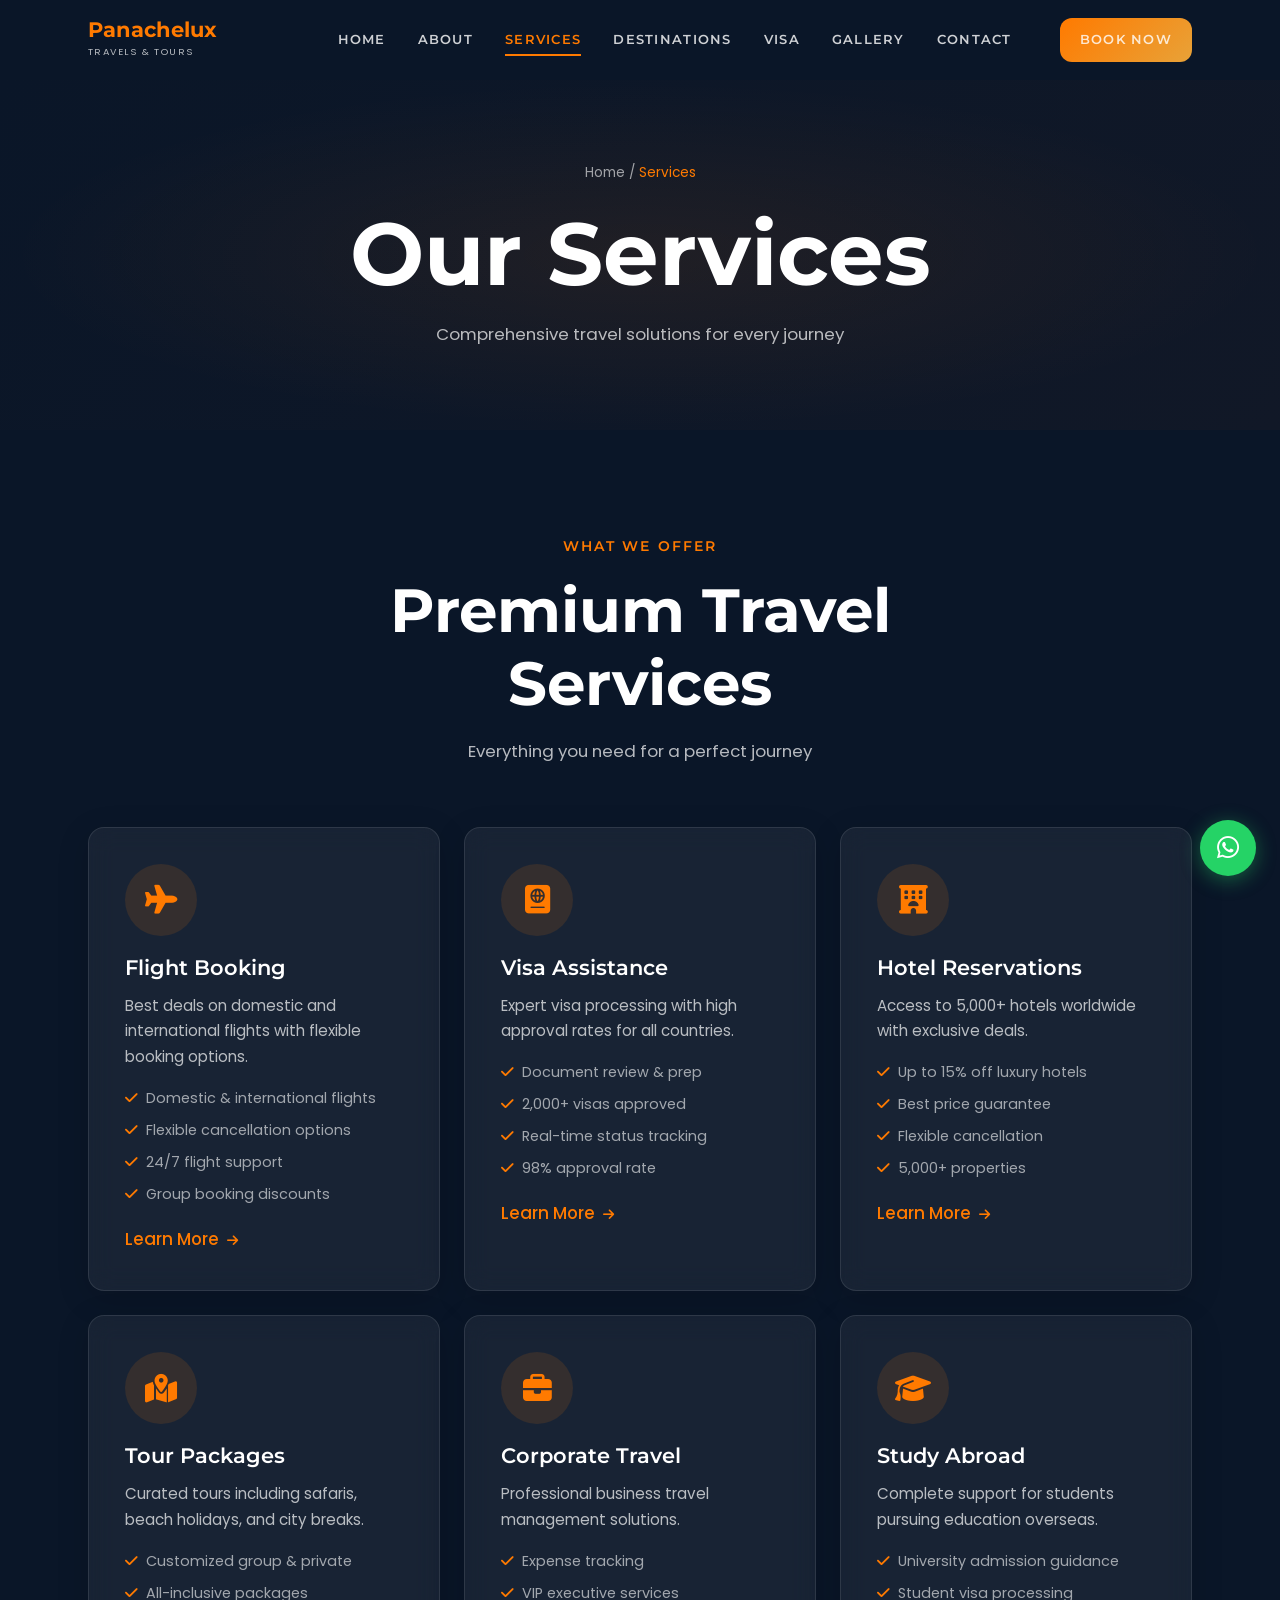
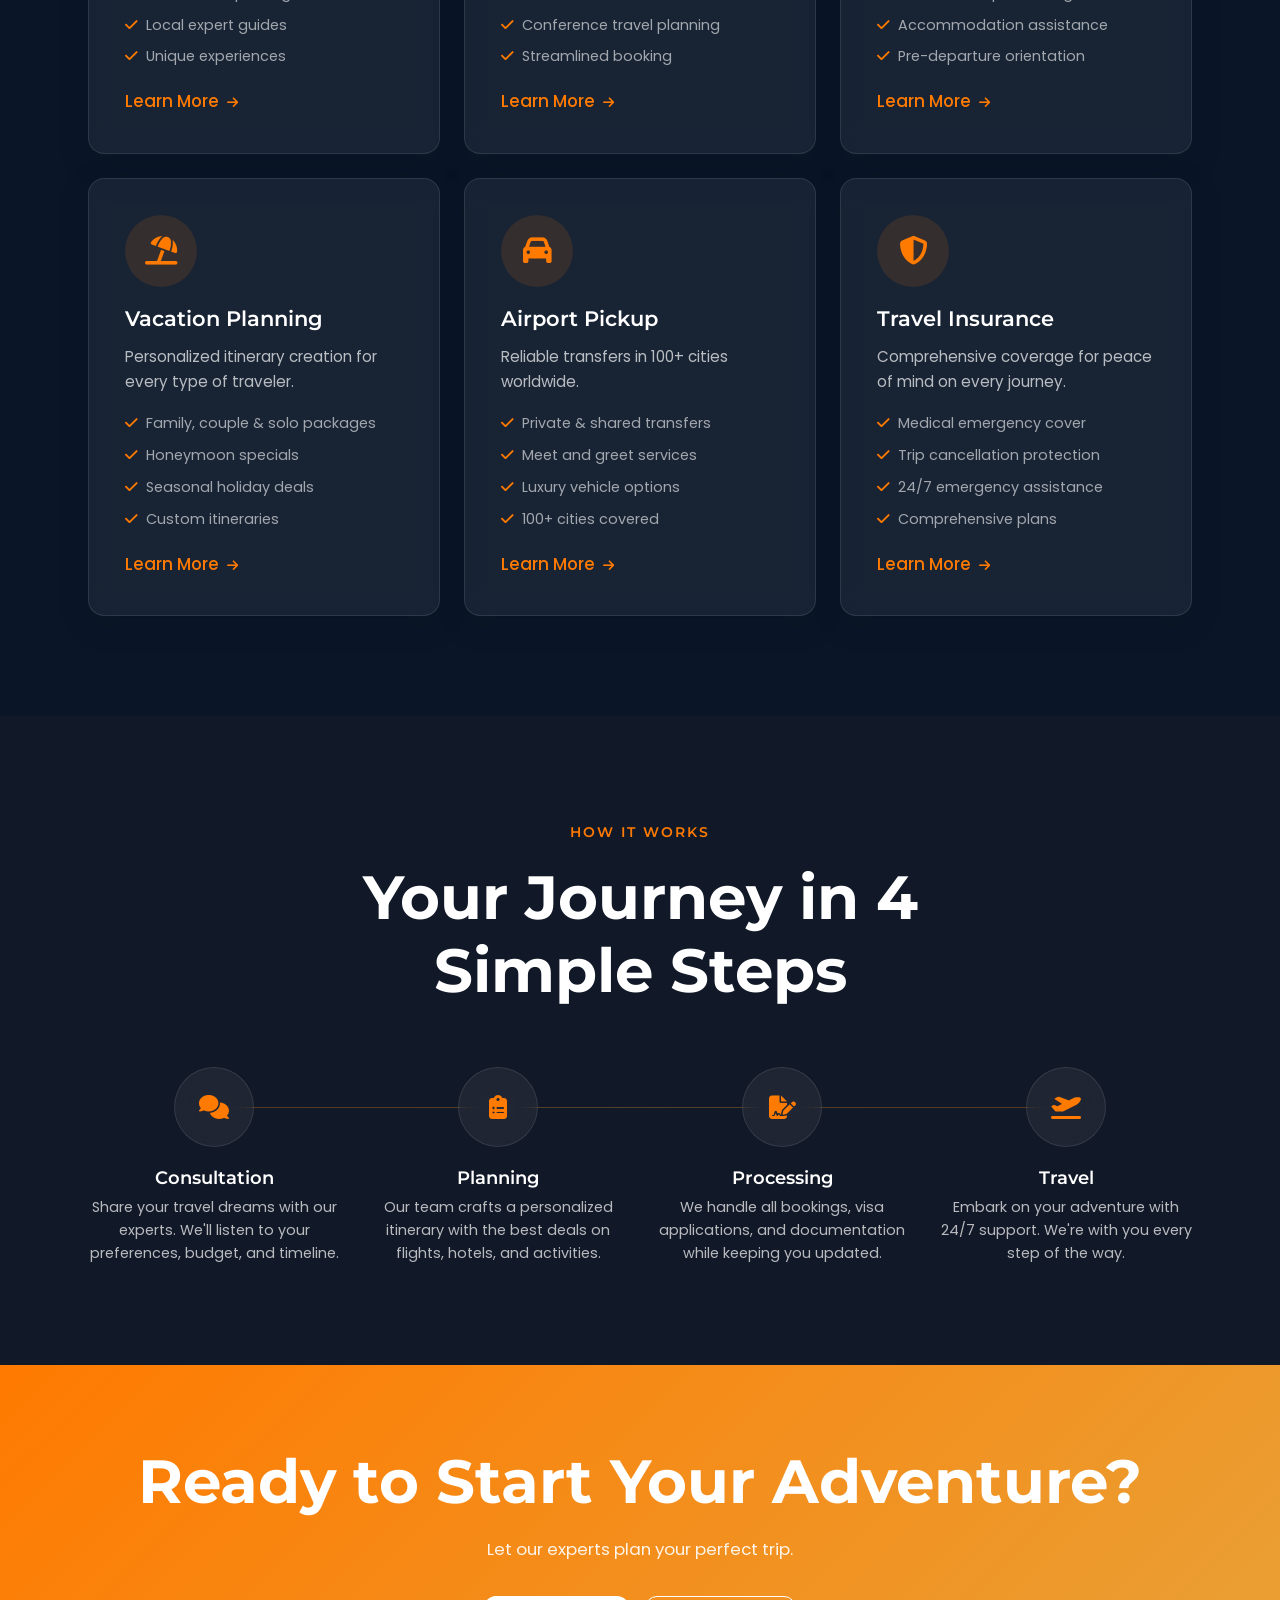
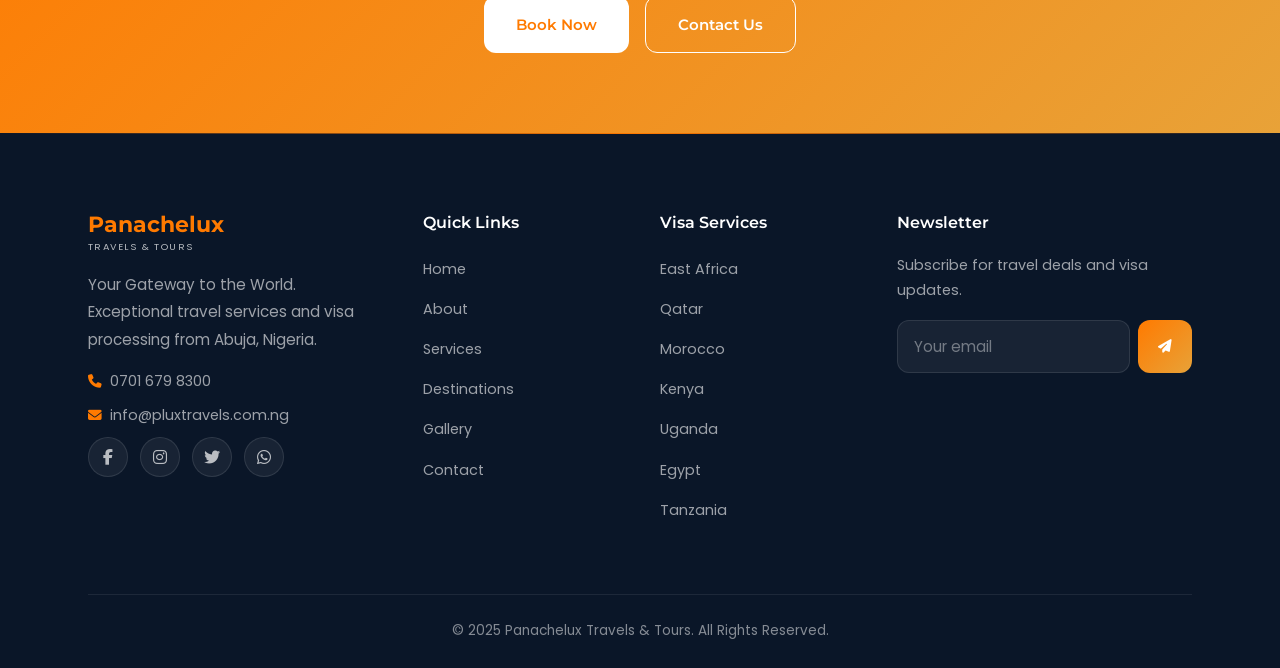
<file: services.html>
<!DOCTYPE html>
<html lang="en">
<head>
<meta charset="UTF-8">
<meta name="viewport" content="width=device-width, initial-scale=1.0">
<title>Our Services | Panachelux Travels & Tours</title>
<meta name="description" content="Comprehensive travel services including flight booking, visa assistance, hotel reservations, tour packages, corporate travel, study abroad support, and more.">
<link rel="stylesheet" href="https://cdnjs.cloudflare.com/ajax/libs/font-awesome/6.5.1/css/all.min.css">
<link rel="stylesheet" href="./assets/css/style.css">
</head>
<body>
<div class="preloader"><div class="preloader-spinner"></div><div class="preloader-logo">Panache<span>lux</span></div></div>
<div class="scroll-progress"></div>
<nav class="navbar">
  <div class="container">
    <a href="./index.html" class="logo"><span class="logo-name">Panachelux</span><span class="logo-tagline">Travels & Tours</span></a>
    <div class="nav-links">
      <a href="./index.html">Home</a><a href="./about.html">About</a><a href="./services.html" class="active">Services</a>
      <a href="./destinations.html">Destinations</a><a href="./visa-processing.html">Visa</a><a href="./gallery.html">Gallery</a><a href="./contact.html">Contact</a>
      <a href="./contact.html" class="btn btn-primary btn-small nav-cta">Book Now</a>
    </div>
    <div class="hamburger"><span></span><span></span><span></span></div>
  </div>
</nav>
<div class="mobile-overlay"></div>
<div class="mobile-nav">
  <a href="./index.html">Home</a><a href="./about.html">About</a><a href="./services.html" class="active">Services</a>
  <a href="./destinations.html">Destinations</a><a href="./visa-processing.html">Visa</a><a href="./gallery.html">Gallery</a><a href="./contact.html">Contact</a>
</div>

<header class="page-header">
  <div class="page-header-bg"></div>
  <div class="container">
    <div class="breadcrumb"><a href="./index.html">Home</a> / <span>Services</span></div>
    <h1>Our Services</h1>
    <p>Comprehensive travel solutions for every journey</p>
  </div>
</header>

<section class="section" style="background:#0a1628;">
  <div class="container">
    <div class="section-header" data-aos><span class="section-label">What We Offer</span><h2>Premium Travel Services</h2><p>Everything you need for a perfect journey</p></div>
    <div class="services-grid">
      <div class="glass-card service-card" data-aos style="text-align:left;padding:36px;">
        <div class="service-icon" style="margin:0 0 20px;"><i class="fas fa-plane"></i></div>
        <h3>Flight Booking</h3>
        <p style="margin-bottom:16px;">Best deals on domestic and international flights with flexible booking options.</p>
        <ul style="color:rgba(255,255,255,0.6);font-size:0.9rem;display:flex;flex-direction:column;gap:6px;margin-bottom:16px;">
          <li><i class="fas fa-check" style="color:var(--primary);margin-right:8px;"></i>Domestic & international flights</li>
          <li><i class="fas fa-check" style="color:var(--primary);margin-right:8px;"></i>Flexible cancellation options</li>
          <li><i class="fas fa-check" style="color:var(--primary);margin-right:8px;"></i>24/7 flight support</li>
          <li><i class="fas fa-check" style="color:var(--primary);margin-right:8px;"></i>Group booking discounts</li>
        </ul>
        <a href="./contact.html" style="color:var(--primary);font-weight:500;">Learn More <i class="fas fa-arrow-right" style="margin-left:4px;font-size:0.8rem;"></i></a>
      </div>
      <div class="glass-card service-card" data-aos style="text-align:left;padding:36px;">
        <div class="service-icon" style="margin:0 0 20px;"><i class="fas fa-passport"></i></div>
        <h3>Visa Assistance</h3>
        <p style="margin-bottom:16px;">Expert visa processing with high approval rates for all countries.</p>
        <ul style="color:rgba(255,255,255,0.6);font-size:0.9rem;display:flex;flex-direction:column;gap:6px;margin-bottom:16px;">
          <li><i class="fas fa-check" style="color:var(--primary);margin-right:8px;"></i>Document review & prep</li>
          <li><i class="fas fa-check" style="color:var(--primary);margin-right:8px;"></i>2,000+ visas approved</li>
          <li><i class="fas fa-check" style="color:var(--primary);margin-right:8px;"></i>Real-time status tracking</li>
          <li><i class="fas fa-check" style="color:var(--primary);margin-right:8px;"></i>98% approval rate</li>
        </ul>
        <a href="./visa-processing.html" style="color:var(--primary);font-weight:500;">Learn More <i class="fas fa-arrow-right" style="margin-left:4px;font-size:0.8rem;"></i></a>
      </div>
      <div class="glass-card service-card" data-aos style="text-align:left;padding:36px;">
        <div class="service-icon" style="margin:0 0 20px;"><i class="fas fa-hotel"></i></div>
        <h3>Hotel Reservations</h3>
        <p style="margin-bottom:16px;">Access to 5,000+ hotels worldwide with exclusive deals.</p>
        <ul style="color:rgba(255,255,255,0.6);font-size:0.9rem;display:flex;flex-direction:column;gap:6px;margin-bottom:16px;">
          <li><i class="fas fa-check" style="color:var(--primary);margin-right:8px;"></i>Up to 15% off luxury hotels</li>
          <li><i class="fas fa-check" style="color:var(--primary);margin-right:8px;"></i>Best price guarantee</li>
          <li><i class="fas fa-check" style="color:var(--primary);margin-right:8px;"></i>Flexible cancellation</li>
          <li><i class="fas fa-check" style="color:var(--primary);margin-right:8px;"></i>5,000+ properties</li>
        </ul>
        <a href="./contact.html" style="color:var(--primary);font-weight:500;">Learn More <i class="fas fa-arrow-right" style="margin-left:4px;font-size:0.8rem;"></i></a>
      </div>
      <div class="glass-card service-card" data-aos style="text-align:left;padding:36px;">
        <div class="service-icon" style="margin:0 0 20px;"><i class="fas fa-map-marked-alt"></i></div>
        <h3>Tour Packages</h3>
        <p style="margin-bottom:16px;">Curated tours including safaris, beach holidays, and city breaks.</p>
        <ul style="color:rgba(255,255,255,0.6);font-size:0.9rem;display:flex;flex-direction:column;gap:6px;margin-bottom:16px;">
          <li><i class="fas fa-check" style="color:var(--primary);margin-right:8px;"></i>Customized group & private</li>
          <li><i class="fas fa-check" style="color:var(--primary);margin-right:8px;"></i>All-inclusive packages</li>
          <li><i class="fas fa-check" style="color:var(--primary);margin-right:8px;"></i>Local expert guides</li>
          <li><i class="fas fa-check" style="color:var(--primary);margin-right:8px;"></i>Unique experiences</li>
        </ul>
        <a href="./destinations.html" style="color:var(--primary);font-weight:500;">Learn More <i class="fas fa-arrow-right" style="margin-left:4px;font-size:0.8rem;"></i></a>
      </div>
      <div class="glass-card service-card" data-aos style="text-align:left;padding:36px;">
        <div class="service-icon" style="margin:0 0 20px;"><i class="fas fa-briefcase"></i></div>
        <h3>Corporate Travel</h3>
        <p style="margin-bottom:16px;">Professional business travel management solutions.</p>
        <ul style="color:rgba(255,255,255,0.6);font-size:0.9rem;display:flex;flex-direction:column;gap:6px;margin-bottom:16px;">
          <li><i class="fas fa-check" style="color:var(--primary);margin-right:8px;"></i>Expense tracking</li>
          <li><i class="fas fa-check" style="color:var(--primary);margin-right:8px;"></i>VIP executive services</li>
          <li><i class="fas fa-check" style="color:var(--primary);margin-right:8px;"></i>Conference travel planning</li>
          <li><i class="fas fa-check" style="color:var(--primary);margin-right:8px;"></i>Streamlined booking</li>
        </ul>
        <a href="./contact.html" style="color:var(--primary);font-weight:500;">Learn More <i class="fas fa-arrow-right" style="margin-left:4px;font-size:0.8rem;"></i></a>
      </div>
      <div class="glass-card service-card" data-aos style="text-align:left;padding:36px;">
        <div class="service-icon" style="margin:0 0 20px;"><i class="fas fa-graduation-cap"></i></div>
        <h3>Study Abroad</h3>
        <p style="margin-bottom:16px;">Complete support for students pursuing education overseas.</p>
        <ul style="color:rgba(255,255,255,0.6);font-size:0.9rem;display:flex;flex-direction:column;gap:6px;margin-bottom:16px;">
          <li><i class="fas fa-check" style="color:var(--primary);margin-right:8px;"></i>University admission guidance</li>
          <li><i class="fas fa-check" style="color:var(--primary);margin-right:8px;"></i>Student visa processing</li>
          <li><i class="fas fa-check" style="color:var(--primary);margin-right:8px;"></i>Accommodation assistance</li>
          <li><i class="fas fa-check" style="color:var(--primary);margin-right:8px;"></i>Pre-departure orientation</li>
        </ul>
        <a href="./contact.html" style="color:var(--primary);font-weight:500;">Learn More <i class="fas fa-arrow-right" style="margin-left:4px;font-size:0.8rem;"></i></a>
      </div>
      <div class="glass-card service-card" data-aos style="text-align:left;padding:36px;">
        <div class="service-icon" style="margin:0 0 20px;"><i class="fas fa-umbrella-beach"></i></div>
        <h3>Vacation Planning</h3>
        <p style="margin-bottom:16px;">Personalized itinerary creation for every type of traveler.</p>
        <ul style="color:rgba(255,255,255,0.6);font-size:0.9rem;display:flex;flex-direction:column;gap:6px;margin-bottom:16px;">
          <li><i class="fas fa-check" style="color:var(--primary);margin-right:8px;"></i>Family, couple & solo packages</li>
          <li><i class="fas fa-check" style="color:var(--primary);margin-right:8px;"></i>Honeymoon specials</li>
          <li><i class="fas fa-check" style="color:var(--primary);margin-right:8px;"></i>Seasonal holiday deals</li>
          <li><i class="fas fa-check" style="color:var(--primary);margin-right:8px;"></i>Custom itineraries</li>
        </ul>
        <a href="./contact.html" style="color:var(--primary);font-weight:500;">Learn More <i class="fas fa-arrow-right" style="margin-left:4px;font-size:0.8rem;"></i></a>
      </div>
      <div class="glass-card service-card" data-aos style="text-align:left;padding:36px;">
        <div class="service-icon" style="margin:0 0 20px;"><i class="fas fa-car"></i></div>
        <h3>Airport Pickup</h3>
        <p style="margin-bottom:16px;">Reliable transfers in 100+ cities worldwide.</p>
        <ul style="color:rgba(255,255,255,0.6);font-size:0.9rem;display:flex;flex-direction:column;gap:6px;margin-bottom:16px;">
          <li><i class="fas fa-check" style="color:var(--primary);margin-right:8px;"></i>Private & shared transfers</li>
          <li><i class="fas fa-check" style="color:var(--primary);margin-right:8px;"></i>Meet and greet services</li>
          <li><i class="fas fa-check" style="color:var(--primary);margin-right:8px;"></i>Luxury vehicle options</li>
          <li><i class="fas fa-check" style="color:var(--primary);margin-right:8px;"></i>100+ cities covered</li>
        </ul>
        <a href="./contact.html" style="color:var(--primary);font-weight:500;">Learn More <i class="fas fa-arrow-right" style="margin-left:4px;font-size:0.8rem;"></i></a>
      </div>
      <div class="glass-card service-card" data-aos style="text-align:left;padding:36px;">
        <div class="service-icon" style="margin:0 0 20px;"><i class="fas fa-shield-alt"></i></div>
        <h3>Travel Insurance</h3>
        <p style="margin-bottom:16px;">Comprehensive coverage for peace of mind on every journey.</p>
        <ul style="color:rgba(255,255,255,0.6);font-size:0.9rem;display:flex;flex-direction:column;gap:6px;margin-bottom:16px;">
          <li><i class="fas fa-check" style="color:var(--primary);margin-right:8px;"></i>Medical emergency cover</li>
          <li><i class="fas fa-check" style="color:var(--primary);margin-right:8px;"></i>Trip cancellation protection</li>
          <li><i class="fas fa-check" style="color:var(--primary);margin-right:8px;"></i>24/7 emergency assistance</li>
          <li><i class="fas fa-check" style="color:var(--primary);margin-right:8px;"></i>Comprehensive plans</li>
        </ul>
        <a href="./contact.html" style="color:var(--primary);font-weight:500;">Learn More <i class="fas fa-arrow-right" style="margin-left:4px;font-size:0.8rem;"></i></a>
      </div>
    </div>
  </div>
</section>

<section class="section" style="background:#111827;">
  <div class="container">
    <div class="section-header" data-aos><span class="section-label">How It Works</span><h2>Your Journey in 4 Simple Steps</h2></div>
    <div class="process-grid">
      <div class="step-item" data-aos>
        <div class="step-circle"><i class="fas fa-comments"></i></div>
        <h3>Consultation</h3>
        <p>Share your travel dreams with our experts. We'll listen to your preferences, budget, and timeline.</p>
      </div>
      <div class="step-item" data-aos>
        <div class="step-circle"><i class="fas fa-clipboard-list"></i></div>
        <h3>Planning</h3>
        <p>Our team crafts a personalized itinerary with the best deals on flights, hotels, and activities.</p>
      </div>
      <div class="step-item" data-aos>
        <div class="step-circle"><i class="fas fa-file-signature"></i></div>
        <h3>Processing</h3>
        <p>We handle all bookings, visa applications, and documentation while keeping you updated.</p>
      </div>
      <div class="step-item" data-aos>
        <div class="step-circle"><i class="fas fa-plane-departure"></i></div>
        <h3>Travel</h3>
        <p>Embark on your adventure with 24/7 support. We're with you every step of the way.</p>
      </div>
    </div>
  </div>
</section>

<section class="cta-banner">
  <div class="container" data-aos>
    <h2>Ready to Start Your Adventure?</h2>
    <p>Let our experts plan your perfect trip.</p>
    <div class="btn-group"><a href="./contact.html" class="btn btn-primary">Book Now</a><a href="./contact.html" class="btn btn-secondary">Contact Us</a></div>
  </div>
</section>

<footer class="footer">
  <div class="container">
    <div class="footer-grid">
      <div class="footer-brand">
        <div class="logo"><span class="logo-name">Panachelux</span><span class="logo-tagline">Travels & Tours</span></div>
        <p>Your Gateway to the World. Exceptional travel services and visa processing from Abuja, Nigeria.</p>
        <div class="contact-line"><i class="fas fa-phone"></i> 0701 679 8300</div>
        <div class="contact-line"><i class="fas fa-envelope"></i> info@pluxtravels.com.ng</div>
        <div class="contact-socials"><a href="#" class="social-icon"><i class="fab fa-facebook-f"></i></a><a href="#" class="social-icon"><i class="fab fa-instagram"></i></a><a href="#" class="social-icon"><i class="fab fa-twitter"></i></a><a href="https://wa.me/2347016798300" class="social-icon" target="_blank"><i class="fab fa-whatsapp"></i></a></div>
      </div>
      <div><h4>Quick Links</h4><ul class="footer-links"><li><a href="./index.html">Home</a></li><li><a href="./about.html">About</a></li><li><a href="./services.html">Services</a></li><li><a href="./destinations.html">Destinations</a></li><li><a href="./gallery.html">Gallery</a></li><li><a href="./contact.html">Contact</a></li></ul></div>
      <div><h4>Visa Services</h4><ul class="footer-links"><li><a href="./visa-processing.html">East Africa</a></li><li><a href="./visa-processing.html">Qatar</a></li><li><a href="./visa-processing.html">Morocco</a></li><li><a href="./visa-processing.html">Kenya</a></li><li><a href="./visa-processing.html">Uganda</a></li><li><a href="./visa-processing.html">Egypt</a></li><li><a href="./visa-processing.html">Tanzania</a></li></ul></div>
      <div class="footer-newsletter"><h4>Newsletter</h4><p>Subscribe for travel deals and visa updates.</p><form class="newsletter-form"><input type="email" class="glass-input" placeholder="Your email" required><button type="submit" class="btn btn-primary btn-small"><i class="fas fa-paper-plane"></i></button></form></div>
    </div>
    <div class="footer-bottom"><p>&copy; 2025 Panachelux Travels & Tours. All Rights Reserved.</p></div>
  </div>
</footer>
<a href="https://wa.me/2347016798300" class="whatsapp-float" target="_blank" aria-label="Chat on WhatsApp"><i class="fab fa-whatsapp"></i></a>
<button class="back-to-top" aria-label="Back to top"><i class="fas fa-chevron-up"></i></button>
<script src="https://cdnjs.cloudflare.com/ajax/libs/gsap/3.12.5/gsap.min.js"></script>
<script src="./assets/js/script.js"></script>
</body>
</html>
</file>
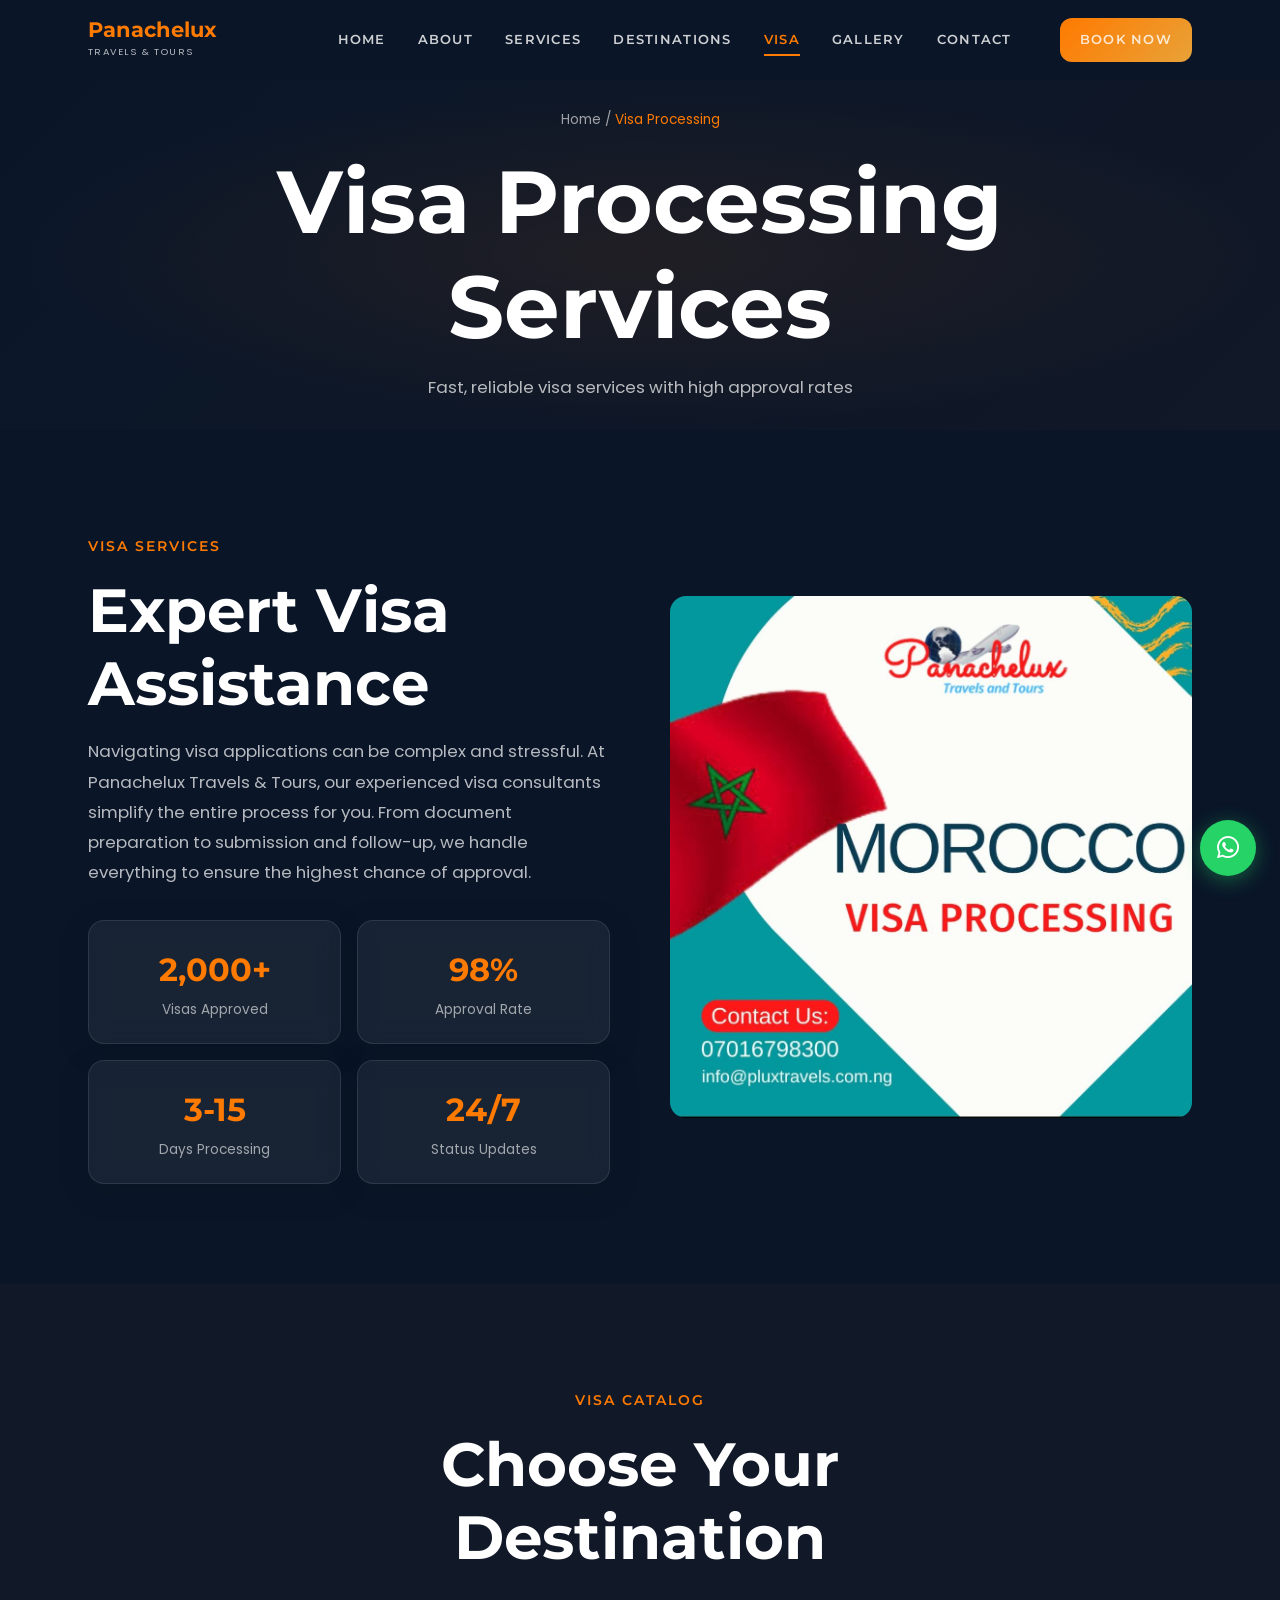
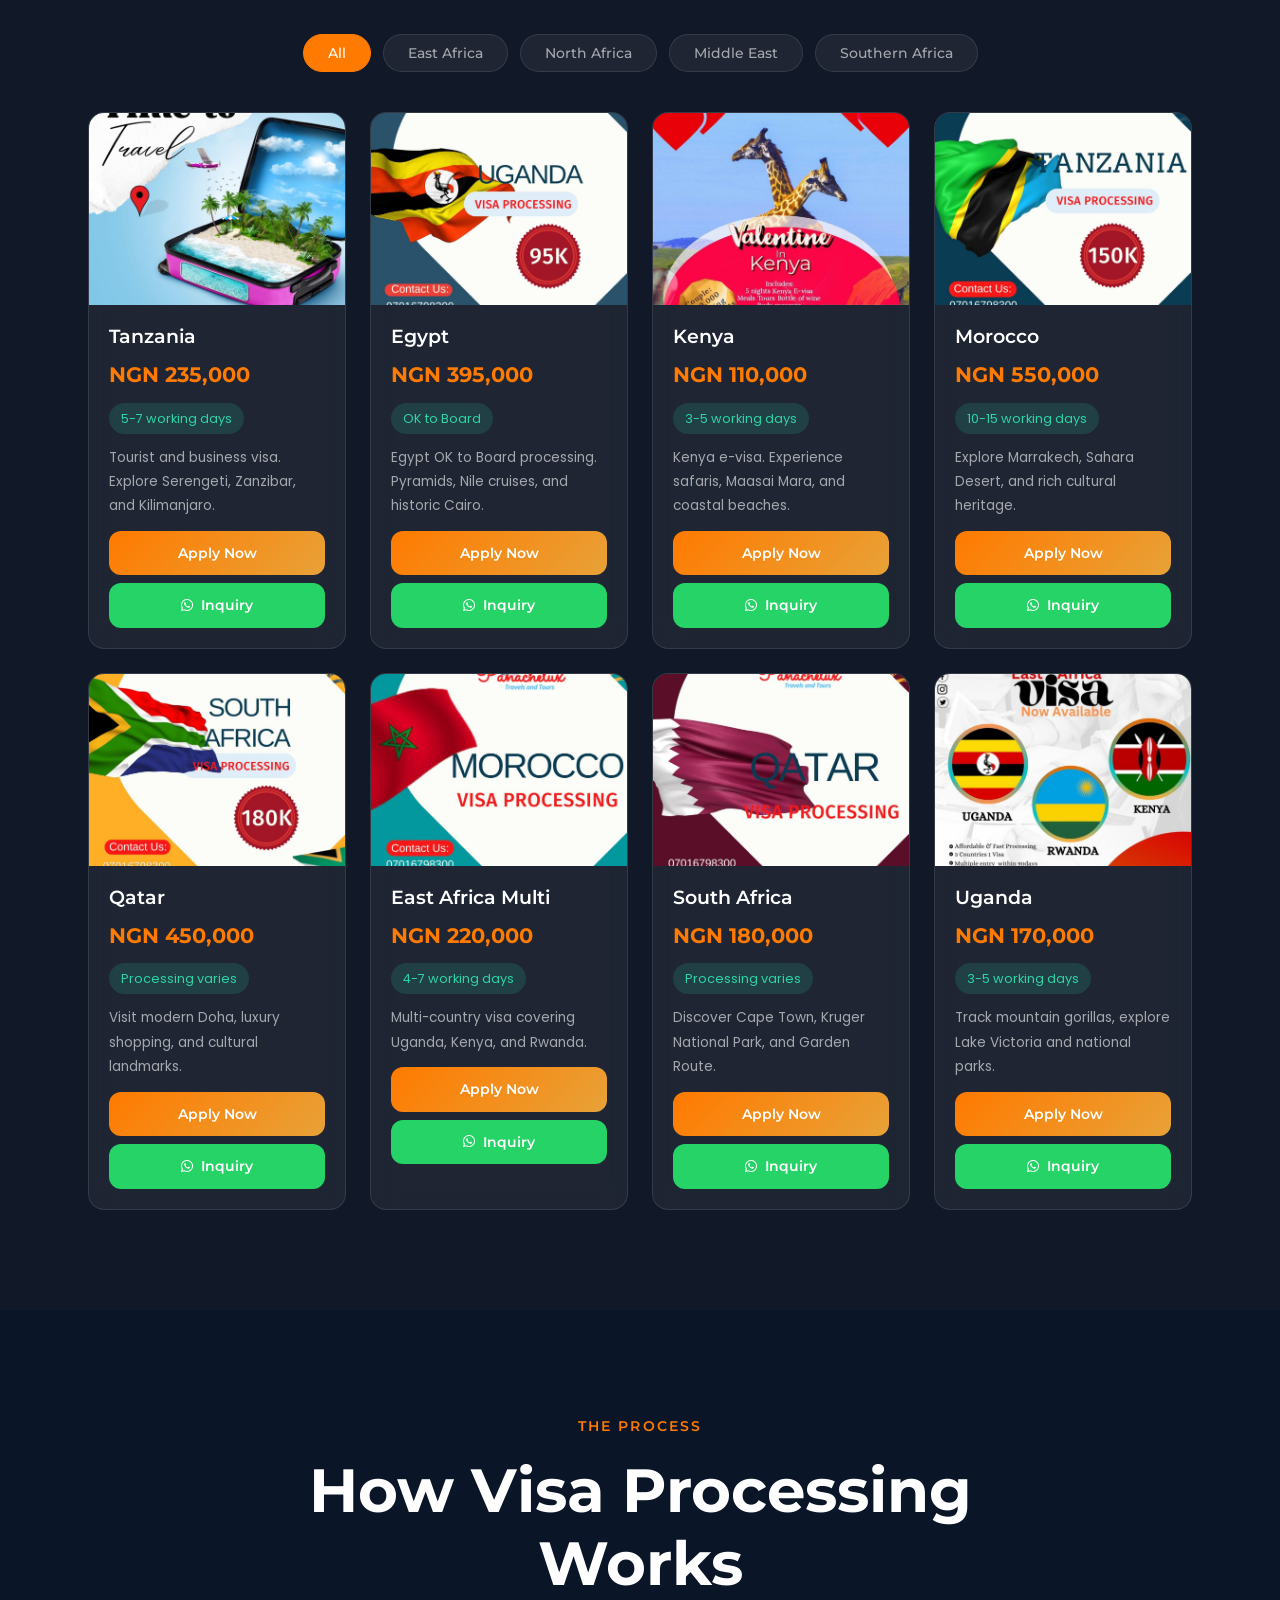
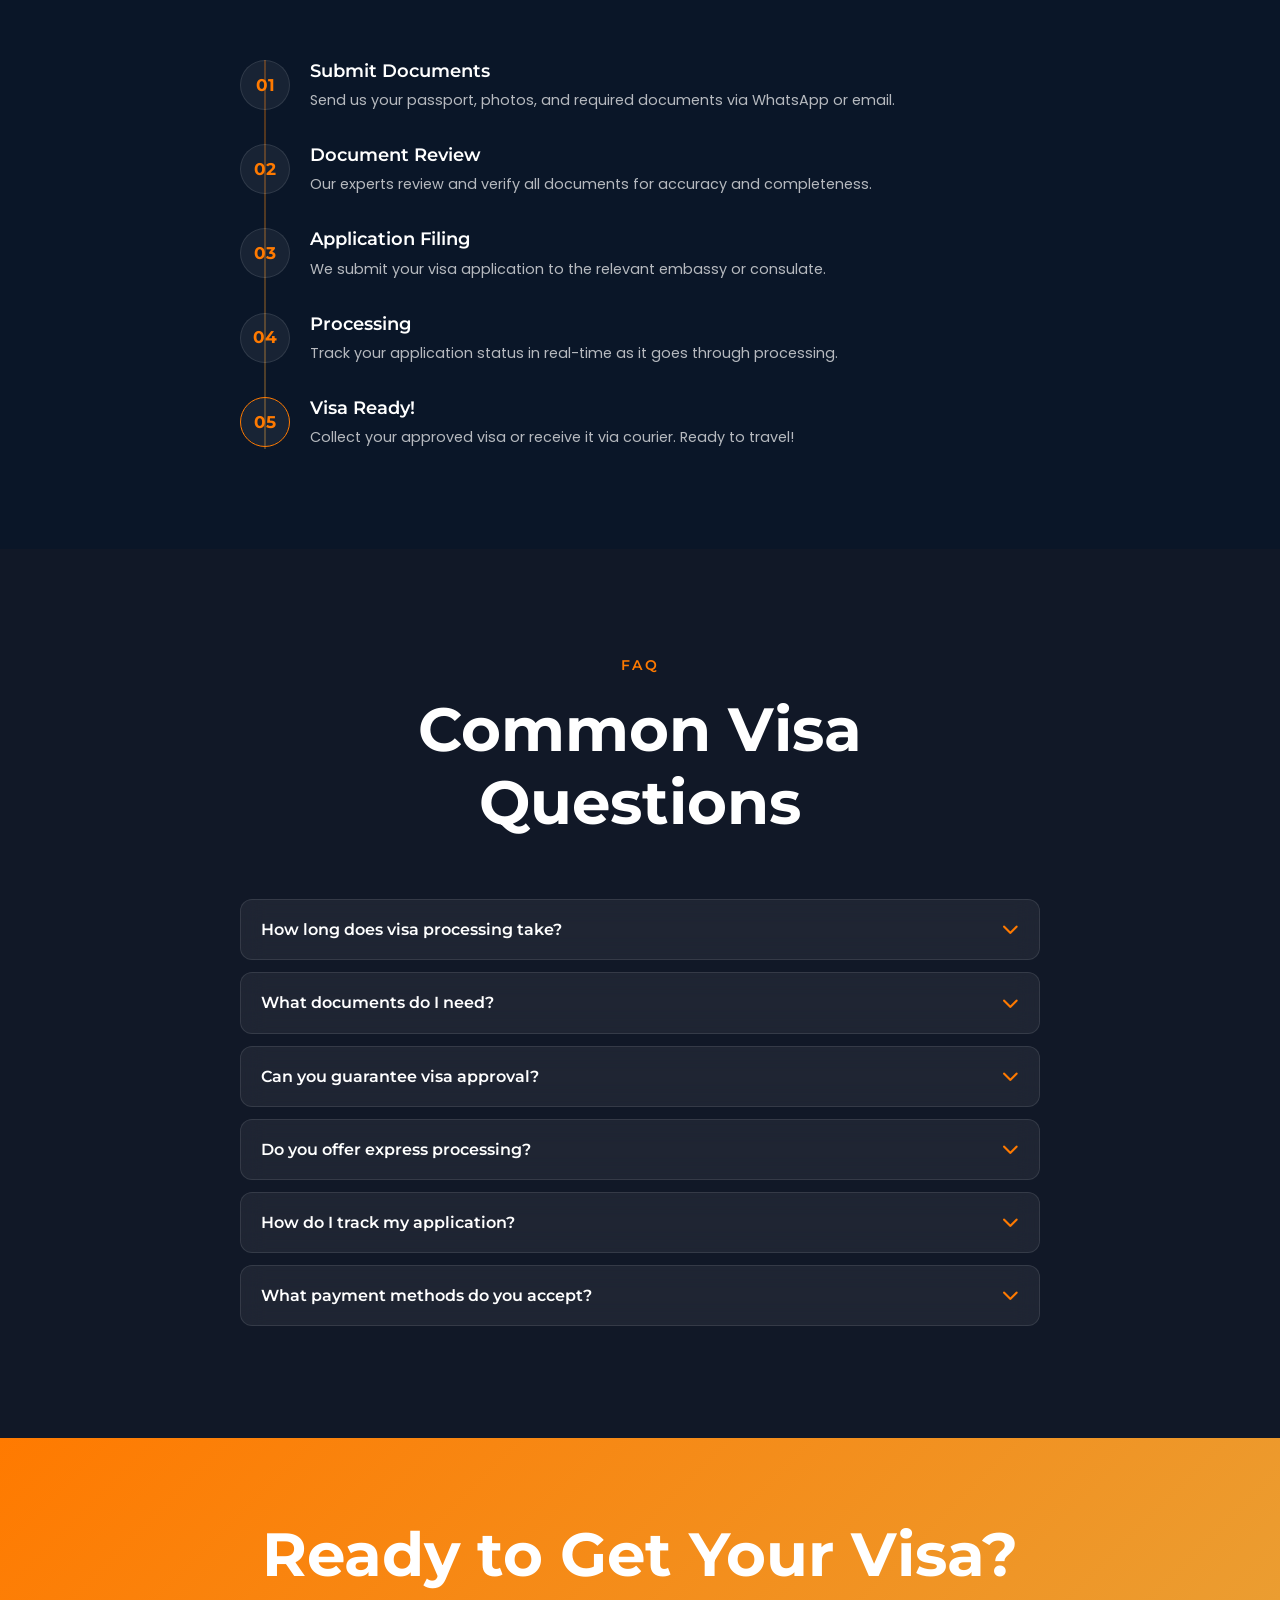
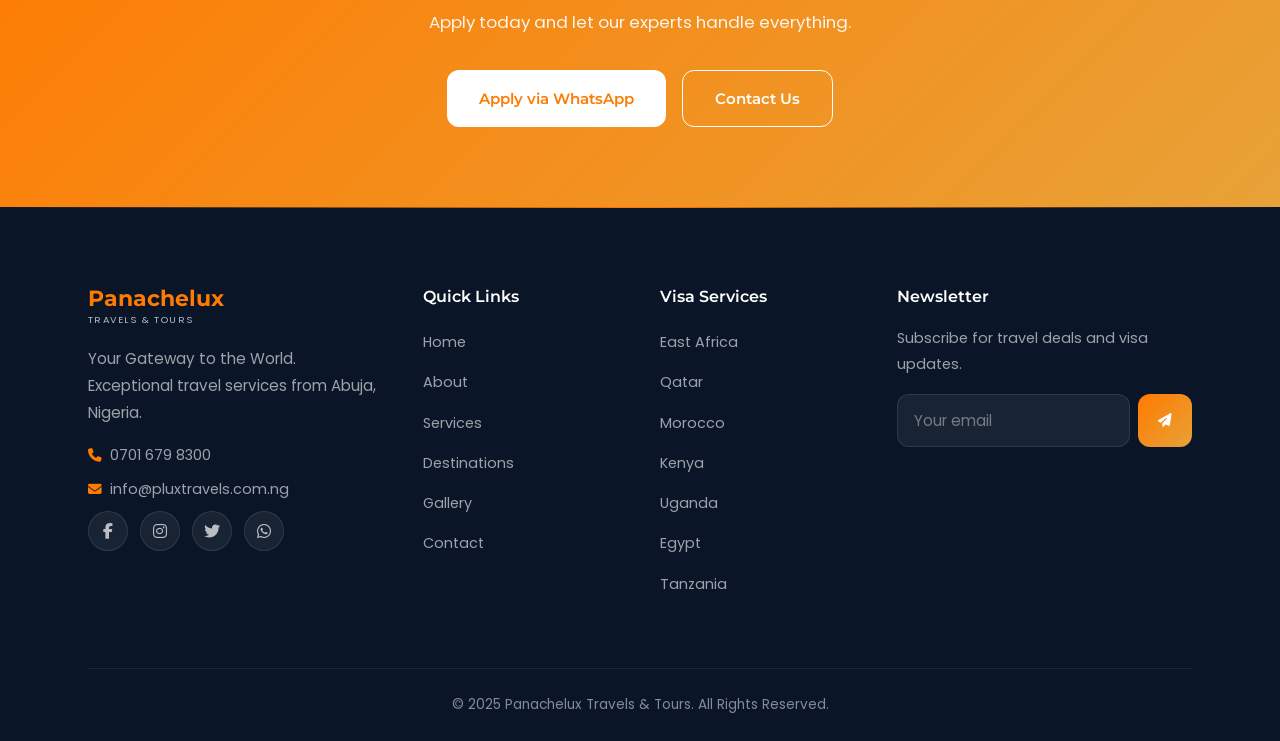
<file: visa-processing.html>
<!DOCTYPE html>
<html lang="en">
<head>
<meta charset="UTF-8">
<meta name="viewport" content="width=device-width, initial-scale=1.0">
<title>Visa Processing | Panachelux Travels & Tours</title>
<meta name="description" content="Fast, reliable visa processing services - East Africa, Qatar, Morocco, Kenya, Uganda, Egypt, Tanzania. High approval rates. Apply now.">
<link rel="stylesheet" href="https://cdnjs.cloudflare.com/ajax/libs/font-awesome/6.5.1/css/all.min.css">
<link rel="stylesheet" href="./assets/css/style.css">
</head>
<body>
<div class="preloader"><div class="preloader-spinner"></div><div class="preloader-logo">Panache<span>lux</span></div></div>
<div class="scroll-progress"></div>
<nav class="navbar">
  <div class="container">
    <a href="./index.html" class="logo"><span class="logo-name">Panachelux</span><span class="logo-tagline">Travels & Tours</span></a>
    <div class="nav-links">
      <a href="./index.html">Home</a><a href="./about.html">About</a><a href="./services.html">Services</a>
      <a href="./destinations.html">Destinations</a><a href="./visa-processing.html" class="active">Visa</a><a href="./gallery.html">Gallery</a><a href="./contact.html">Contact</a>
      <a href="./contact.html" class="btn btn-primary btn-small nav-cta">Book Now</a>
    </div>
    <div class="hamburger"><span></span><span></span><span></span></div>
  </div>
</nav>
<div class="mobile-overlay"></div>
<div class="mobile-nav">
  <a href="./index.html">Home</a><a href="./about.html">About</a><a href="./services.html">Services</a>
  <a href="./destinations.html">Destinations</a><a href="./visa-processing.html" class="active">Visa</a><a href="./gallery.html">Gallery</a><a href="./contact.html">Contact</a>
</div>

<header class="page-header">
  <div class="page-header-bg"></div>
  <div class="container">
    <div class="breadcrumb"><a href="./index.html">Home</a> / <span>Visa Processing</span></div>
    <h1>Visa Processing Services</h1>
    <p>Fast, reliable visa services with high approval rates</p>
  </div>
</header>

<section class="section" style="background:#0a1628;">
  <div class="container">
    <div style="display:grid;grid-template-columns:1fr 1fr;gap:60px;align-items:center;">
      <div data-aos>
        <span class="section-label">Visa Services</span>
        <h2>Expert Visa Assistance</h2>
        <p style="color:rgba(255,255,255,0.7);margin-top:16px;">Navigating visa applications can be complex and stressful. At Panachelux Travels & Tours, our experienced visa consultants simplify the entire process for you. From document preparation to submission and follow-up, we handle everything to ensure the highest chance of approval.</p>
        <div style="display:grid;grid-template-columns:1fr 1fr;gap:16px;margin-top:32px;">
          <div class="glass-card" style="padding:20px;text-align:center;">
            <div style="font-family:var(--font-heading);font-size:2rem;font-weight:700;color:var(--primary);">2,000+</div>
            <p style="font-size:0.85rem;color:rgba(255,255,255,0.6);">Visas Approved</p>
          </div>
          <div class="glass-card" style="padding:20px;text-align:center;">
            <div style="font-family:var(--font-heading);font-size:2rem;font-weight:700;color:var(--primary);">98%</div>
            <p style="font-size:0.85rem;color:rgba(255,255,255,0.6);">Approval Rate</p>
          </div>
          <div class="glass-card" style="padding:20px;text-align:center;">
            <div style="font-family:var(--font-heading);font-size:2rem;font-weight:700;color:var(--primary);">3-15</div>
            <p style="font-size:0.85rem;color:rgba(255,255,255,0.6);">Days Processing</p>
          </div>
          <div class="glass-card" style="padding:20px;text-align:center;">
            <div style="font-family:var(--font-heading);font-size:2rem;font-weight:700;color:var(--primary);">24/7</div>
            <p style="font-size:0.85rem;color:rgba(255,255,255,0.6);">Status Updates</p>
          </div>
        </div>
      </div>
      <div data-aos>
        <img src="./assets/images/visas/visa-east-africa.jpg" alt="East Africa Visa" style="border-radius:var(--radius);width:100%;">
      </div>
    </div>
  </div>
</section>

<section class="section" style="background:#111827;">
  <div class="container">
    <div class="section-header" data-aos><span class="section-label">Visa Catalog</span><h2>Choose Your Destination</h2></div>
    <div class="visa-filters" data-aos>
      <button class="filter-tab active" data-filter="all">All</button>
      <button class="filter-tab" data-filter="east-africa">East Africa</button>
      <button class="filter-tab" data-filter="north-africa">North Africa</button>
      <button class="filter-tab" data-filter="middle-east">Middle East</button>
      <button class="filter-tab" data-filter="southern-africa">Southern Africa</button>
    </div>
    <div class="visa-grid" style="margin-top:40px;">
      <div class="visa-card" data-category="east-africa" data-aos>
        <div class="visa-card-img"><img src="./assets/images/visas/visa-tanzania.jpg" alt="Tanzania Visa"></div>
        <div class="visa-card-body">
          <h3>Tanzania</h3>
          <div class="visa-price">NGN 235,000</div>
          <span class="visa-badge">5-7 working days</span>
          <p style="font-size:0.85rem;color:rgba(255,255,255,0.6);margin-bottom:12px;">Tourist and business visa. Explore Serengeti, Zanzibar, and Kilimanjaro.</p>
          <div class="visa-card-actions">
            <a href="https://wa.me/2347016798300?text=Hi,%20I%20want%20to%20apply%20for%20Tanzania%20Visa" class="btn btn-primary btn-small" target="_blank">Apply Now</a>
            <a href="https://wa.me/2347016798300?text=Hi,%20I%20want%20to%20inquire%20about%20Tanzania%20Visa" class="btn btn-whatsapp btn-small" target="_blank"><i class="fab fa-whatsapp"></i> Inquiry</a>
          </div>
        </div>
      </div>
      <div class="visa-card" data-category="north-africa" data-aos>
        <div class="visa-card-img"><img src="./assets/images/visas/visa-egypt.jpg" alt="Egypt Visa"></div>
        <div class="visa-card-body">
          <h3>Egypt</h3>
          <div class="visa-price">NGN 395,000</div>
          <span class="visa-badge">OK to Board</span>
          <p style="font-size:0.85rem;color:rgba(255,255,255,0.6);margin-bottom:12px;">Egypt OK to Board processing. Pyramids, Nile cruises, and historic Cairo.</p>
          <div class="visa-card-actions">
            <a href="https://wa.me/2347016798300?text=Hi,%20I%20want%20to%20apply%20for%20Egypt%20Visa" class="btn btn-primary btn-small" target="_blank">Apply Now</a>
            <a href="https://wa.me/2347016798300?text=Hi,%20I%20want%20to%20inquire%20about%20Egypt%20Visa" class="btn btn-whatsapp btn-small" target="_blank"><i class="fab fa-whatsapp"></i> Inquiry</a>
          </div>
        </div>
      </div>
      <div class="visa-card" data-category="east-africa" data-aos>
        <div class="visa-card-img"><img src="./assets/images/visas/visa-kenya.jpg" alt="Kenya Visa"></div>
        <div class="visa-card-body">
          <h3>Kenya</h3>
          <div class="visa-price">NGN 110,000</div>
          <span class="visa-badge">3-5 working days</span>
          <p style="font-size:0.85rem;color:rgba(255,255,255,0.6);margin-bottom:12px;">Kenya e-visa. Experience safaris, Maasai Mara, and coastal beaches.</p>
          <div class="visa-card-actions">
            <a href="https://wa.me/2347016798300?text=Hi,%20I%20want%20to%20apply%20for%20Kenya%20Visa" class="btn btn-primary btn-small" target="_blank">Apply Now</a>
            <a href="https://wa.me/2347016798300?text=Hi,%20I%20want%20to%20inquire%20about%20Kenya%20Visa" class="btn btn-whatsapp btn-small" target="_blank"><i class="fab fa-whatsapp"></i> Inquiry</a>
          </div>
        </div>
      </div>
      <div class="visa-card" data-category="north-africa" data-aos>
        <div class="visa-card-img"><img src="./assets/images/visas/visa-morocco.jpg" alt="Morocco Visa"></div>
        <div class="visa-card-body">
          <h3>Morocco</h3>
          <div class="visa-price">NGN 550,000</div>
          <span class="visa-badge">10-15 working days</span>
          <p style="font-size:0.85rem;color:rgba(255,255,255,0.6);margin-bottom:12px;">Explore Marrakech, Sahara Desert, and rich cultural heritage.</p>
          <div class="visa-card-actions">
            <a href="https://wa.me/2347016798300?text=Hi,%20I%20want%20to%20apply%20for%20Morocco%20Visa" class="btn btn-primary btn-small" target="_blank">Apply Now</a>
            <a href="https://wa.me/2347016798300?text=Hi,%20I%20want%20to%20inquire%20about%20Morocco%20Visa" class="btn btn-whatsapp btn-small" target="_blank"><i class="fab fa-whatsapp"></i> Inquiry</a>
          </div>
        </div>
      </div>
      <div class="visa-card" data-category="middle-east" data-aos>
        <div class="visa-card-img"><img src="./assets/images/visas/visa-qatar.jpg" alt="Qatar Visa"></div>
        <div class="visa-card-body">
          <h3>Qatar</h3>
          <div class="visa-price">NGN 450,000</div>
          <span class="visa-badge">Processing varies</span>
          <p style="font-size:0.85rem;color:rgba(255,255,255,0.6);margin-bottom:12px;">Visit modern Doha, luxury shopping, and cultural landmarks.</p>
          <div class="visa-card-actions">
            <a href="https://wa.me/2347016798300?text=Hi,%20I%20want%20to%20apply%20for%20Qatar%20Visa" class="btn btn-primary btn-small" target="_blank">Apply Now</a>
            <a href="https://wa.me/2347016798300?text=Hi,%20I%20want%20to%20inquire%20about%20Qatar%20Visa" class="btn btn-whatsapp btn-small" target="_blank"><i class="fab fa-whatsapp"></i> Inquiry</a>
          </div>
        </div>
      </div>
      <div class="visa-card" data-category="east-africa" data-aos>
        <div class="visa-card-img"><img src="./assets/images/visas/visa-east-africa.jpg" alt="East Africa Multi Visa"></div>
        <div class="visa-card-body">
          <h3>East Africa Multi</h3>
          <div class="visa-price">NGN 220,000</div>
          <span class="visa-badge">4-7 working days</span>
          <p style="font-size:0.85rem;color:rgba(255,255,255,0.6);margin-bottom:12px;">Multi-country visa covering Uganda, Kenya, and Rwanda.</p>
          <div class="visa-card-actions">
            <a href="https://wa.me/2347016798300?text=Hi,%20I%20want%20to%20apply%20for%20East%20Africa%20Visa" class="btn btn-primary btn-small" target="_blank">Apply Now</a>
            <a href="https://wa.me/2347016798300?text=Hi,%20I%20want%20to%20inquire%20about%20East%20Africa%20Visa" class="btn btn-whatsapp btn-small" target="_blank"><i class="fab fa-whatsapp"></i> Inquiry</a>
          </div>
        </div>
      </div>
      <div class="visa-card" data-category="southern-africa" data-aos>
        <div class="visa-card-img"><img src="./assets/images/visas/visa-south-africa.jpg" alt="South Africa Visa"></div>
        <div class="visa-card-body">
          <h3>South Africa</h3>
          <div class="visa-price">NGN 180,000</div>
          <span class="visa-badge">Processing varies</span>
          <p style="font-size:0.85rem;color:rgba(255,255,255,0.6);margin-bottom:12px;">Discover Cape Town, Kruger National Park, and Garden Route.</p>
          <div class="visa-card-actions">
            <a href="https://wa.me/2347016798300?text=Hi,%20I%20want%20to%20apply%20for%20South%20Africa%20Visa" class="btn btn-primary btn-small" target="_blank">Apply Now</a>
            <a href="https://wa.me/2347016798300?text=Hi,%20I%20want%20to%20inquire%20about%20South%20Africa%20Visa" class="btn btn-whatsapp btn-small" target="_blank"><i class="fab fa-whatsapp"></i> Inquiry</a>
          </div>
        </div>
      </div>
      <div class="visa-card" data-category="east-africa" data-aos>
        <div class="visa-card-img"><img src="./assets/images/visas/visa-uganda.jpg" alt="Uganda Visa"></div>
        <div class="visa-card-body">
          <h3>Uganda</h3>
          <div class="visa-price">NGN 170,000</div>
          <span class="visa-badge">3-5 working days</span>
          <p style="font-size:0.85rem;color:rgba(255,255,255,0.6);margin-bottom:12px;">Track mountain gorillas, explore Lake Victoria and national parks.</p>
          <div class="visa-card-actions">
            <a href="https://wa.me/2347016798300?text=Hi,%20I%20want%20to%20apply%20for%20Uganda%20Visa" class="btn btn-primary btn-small" target="_blank">Apply Now</a>
            <a href="https://wa.me/2347016798300?text=Hi,%20I%20want%20to%20inquire%20about%20Uganda%20Visa" class="btn btn-whatsapp btn-small" target="_blank"><i class="fab fa-whatsapp"></i> Inquiry</a>
          </div>
        </div>
      </div>
    </div>
  </div>
</section>

<section class="section" style="background:#0a1628;">
  <div class="container">
    <div class="section-header" data-aos><span class="section-label">The Process</span><h2>How Visa Processing Works</h2></div>
    <div style="max-width:800px;margin:0 auto;position:relative;">
      <div style="position:absolute;left:24px;top:0;bottom:0;width:2px;background:linear-gradient(180deg,var(--primary),var(--primary-light));opacity:0.3;"></div>
      <div style="display:flex;flex-direction:column;gap:32px;">
        <div class="step-item" data-aos style="display:flex;align-items:flex-start;gap:20px;text-align:left;">
          <div style="width:50px;height:50px;min-width:50px;border-radius:50%;background:var(--glass);border:1px solid var(--glass-border);display:flex;align-items:center;justify-content:center;font-family:var(--font-heading);font-weight:700;color:var(--primary);z-index:1;">01</div>
          <div><h3 style="font-size:1.1rem;">Submit Documents</h3><p style="color:rgba(255,255,255,0.7);font-size:0.9rem;">Send us your passport, photos, and required documents via WhatsApp or email.</p></div>
        </div>
        <div class="step-item" data-aos style="display:flex;align-items:flex-start;gap:20px;text-align:left;">
          <div style="width:50px;height:50px;min-width:50px;border-radius:50%;background:var(--glass);border:1px solid var(--glass-border);display:flex;align-items:center;justify-content:center;font-family:var(--font-heading);font-weight:700;color:var(--primary);z-index:1;">02</div>
          <div><h3 style="font-size:1.1rem;">Document Review</h3><p style="color:rgba(255,255,255,0.7);font-size:0.9rem;">Our experts review and verify all documents for accuracy and completeness.</p></div>
        </div>
        <div class="step-item" data-aos style="display:flex;align-items:flex-start;gap:20px;text-align:left;">
          <div style="width:50px;height:50px;min-width:50px;border-radius:50%;background:var(--glass);border:1px solid var(--glass-border);display:flex;align-items:center;justify-content:center;font-family:var(--font-heading);font-weight:700;color:var(--primary);z-index:1;">03</div>
          <div><h3 style="font-size:1.1rem;">Application Filing</h3><p style="color:rgba(255,255,255,0.7);font-size:0.9rem;">We submit your visa application to the relevant embassy or consulate.</p></div>
        </div>
        <div class="step-item" data-aos style="display:flex;align-items:flex-start;gap:20px;text-align:left;">
          <div style="width:50px;height:50px;min-width:50px;border-radius:50%;background:var(--glass);border:1px solid var(--glass-border);display:flex;align-items:center;justify-content:center;font-family:var(--font-heading);font-weight:700;color:var(--primary);z-index:1;">04</div>
          <div><h3 style="font-size:1.1rem;">Processing</h3><p style="color:rgba(255,255,255,0.7);font-size:0.9rem;">Track your application status in real-time as it goes through processing.</p></div>
        </div>
        <div class="step-item" data-aos style="display:flex;align-items:flex-start;gap:20px;text-align:left;">
          <div style="width:50px;height:50px;min-width:50px;border-radius:50%;background:var(--glass);border:1px solid var(--primary);display:flex;align-items:center;justify-content:center;font-family:var(--font-heading);font-weight:700;color:var(--primary);z-index:1;">05</div>
          <div><h3 style="font-size:1.1rem;">Visa Ready!</h3><p style="color:rgba(255,255,255,0.7);font-size:0.9rem;">Collect your approved visa or receive it via courier. Ready to travel!</p></div>
        </div>
      </div>
    </div>
  </div>
</section>

<section class="section" style="background:#111827;">
  <div class="container">
    <div class="section-header" data-aos><span class="section-label">FAQ</span><h2>Common Visa Questions</h2></div>
    <div style="max-width:800px;margin:0 auto;">
      <div class="accordion-item"><div class="accordion-header"><h4>How long does visa processing take?</h4><i class="fas fa-chevron-down"></i></div><div class="accordion-body"><p>Processing times vary by country. Kenya and Uganda take 3-5 days, Tanzania 5-7 days, East Africa 4-7 days, and Morocco 10-15 days.</p></div></div>
      <div class="accordion-item"><div class="accordion-header"><h4>What documents do I need?</h4><i class="fas fa-chevron-down"></i></div><div class="accordion-body"><p>Typically: valid passport, passport photos, application form, proof of funds, and travel itinerary. Requirements vary by country.</p></div></div>
      <div class="accordion-item"><div class="accordion-header"><h4>Can you guarantee visa approval?</h4><i class="fas fa-chevron-down"></i></div><div class="accordion-body"><p>While we cannot guarantee approval, our 98% success rate speaks to our expertise in preparing strong applications.</p></div></div>
      <div class="accordion-item"><div class="accordion-header"><h4>Do you offer express processing?</h4><i class="fas fa-chevron-down"></i></div><div class="accordion-body"><p>Yes, express processing is available for select countries at an additional fee. Contact us for details.</p></div></div>
      <div class="accordion-item"><div class="accordion-header"><h4>How do I track my application?</h4><i class="fas fa-chevron-down"></i></div><div class="accordion-body"><p>We provide real-time updates via WhatsApp and email throughout the processing period.</p></div></div>
      <div class="accordion-item"><div class="accordion-header"><h4>What payment methods do you accept?</h4><i class="fas fa-chevron-down"></i></div><div class="accordion-body"><p>We accept bank transfers, mobile money, and cash payments at our Abuja office.</p></div></div>
    </div>
  </div>
</section>

<section class="cta-banner">
  <div class="container" data-aos>
    <h2>Ready to Get Your Visa?</h2>
    <p>Apply today and let our experts handle everything.</p>
    <div class="btn-group"><a href="https://wa.me/2347016798300" class="btn btn-primary" target="_blank">Apply via WhatsApp</a><a href="./contact.html" class="btn btn-secondary">Contact Us</a></div>
  </div>
</section>

<footer class="footer">
  <div class="container">
    <div class="footer-grid">
      <div class="footer-brand">
        <div class="logo"><span class="logo-name">Panachelux</span><span class="logo-tagline">Travels & Tours</span></div>
        <p>Your Gateway to the World. Exceptional travel services from Abuja, Nigeria.</p>
        <div class="contact-line"><i class="fas fa-phone"></i> 0701 679 8300</div>
        <div class="contact-line"><i class="fas fa-envelope"></i> info@pluxtravels.com.ng</div>
        <div class="contact-socials"><a href="#" class="social-icon"><i class="fab fa-facebook-f"></i></a><a href="#" class="social-icon"><i class="fab fa-instagram"></i></a><a href="#" class="social-icon"><i class="fab fa-twitter"></i></a><a href="https://wa.me/2347016798300" class="social-icon" target="_blank"><i class="fab fa-whatsapp"></i></a></div>
      </div>
      <div><h4>Quick Links</h4><ul class="footer-links"><li><a href="./index.html">Home</a></li><li><a href="./about.html">About</a></li><li><a href="./services.html">Services</a></li><li><a href="./destinations.html">Destinations</a></li><li><a href="./gallery.html">Gallery</a></li><li><a href="./contact.html">Contact</a></li></ul></div>
      <div><h4>Visa Services</h4><ul class="footer-links"><li><a href="./visa-processing.html">East Africa</a></li><li><a href="./visa-processing.html">Qatar</a></li><li><a href="./visa-processing.html">Morocco</a></li><li><a href="./visa-processing.html">Kenya</a></li><li><a href="./visa-processing.html">Uganda</a></li><li><a href="./visa-processing.html">Egypt</a></li><li><a href="./visa-processing.html">Tanzania</a></li></ul></div>
      <div class="footer-newsletter"><h4>Newsletter</h4><p>Subscribe for travel deals and visa updates.</p><form class="newsletter-form"><input type="email" class="glass-input" placeholder="Your email" required><button type="submit" class="btn btn-primary btn-small"><i class="fas fa-paper-plane"></i></button></form></div>
    </div>
    <div class="footer-bottom"><p>&copy; 2025 Panachelux Travels & Tours. All Rights Reserved.</p></div>
  </div>
</footer>
<a href="https://wa.me/2347016798300" class="whatsapp-float" target="_blank" aria-label="Chat on WhatsApp"><i class="fab fa-whatsapp"></i></a>
<button class="back-to-top" aria-label="Back to top"><i class="fas fa-chevron-up"></i></button>
<script src="https://cdnjs.cloudflare.com/ajax/libs/gsap/3.12.5/gsap.min.js"></script>
<script src="./assets/js/script.js"></script>
</body>
</html>
</file>
<file: assets/css/style.css>
/* ============================================
   Panachelux Travels & Tours - Main Stylesheet
   GitHub Pages Compatible | No Backend
   ============================================ */

/* Google Fonts */
@import url('https://fonts.googleapis.com/css2?family=Montserrat:wght@400;500;600;700;800&family=Poppins:wght@300;400;500;600&display=swap');

/* CSS Variables */
:root {
  --primary: #ff7a00;
  --primary-light: #e8a238;
  --deep-navy: #0a1628;
  --dark-slate: #111827;
  --white: #ffffff;
  --off-white: #f8fafc;
  --warm-gray: #e2e8f0;
  --gold: #e8a238;
  --green: #2dd4a8;
  --deep-blue: #0c1b3a;
  --glass: rgba(255,255,255,0.06);
  --glass-border: rgba(255,255,255,0.1);
  --whatsapp: #25D366;
  --shadow-glow: 0 8px 32px rgba(0,0,0,0.15);
  --shadow-orange: 0 8px 30px rgba(255,122,0,0.35);
  --font-heading: 'Montserrat', sans-serif;
  --font-body: 'Poppins', sans-serif;
  --container: 1200px;
  --section-pad: 100px;
  --radius: 16px;
  --radius-sm: 12px;
  --transition: all 0.4s cubic-bezier(0.4,0,0.2,1);
}

/* Reset */
*, *::before, *::after { margin:0; padding:0; box-sizing:border-box; }
html { scroll-behavior:smooth; font-size:16px; }
body {
  font-family: var(--font-body);
  font-size: 1.05rem;
  line-height: 1.8;
  color: var(--warm-gray);
  background: var(--deep-navy);
  overflow-x: hidden;
  -webkit-font-smoothing: antialiased;
}
img { max-width:100%; height:auto; display:block; }
a { text-decoration:none; color:inherit; transition: var(--transition); }
ul { list-style:none; }
button { border:none; background:none; cursor:pointer; font-family:inherit; }
input, textarea, select { font-family:inherit; outline:none; }

/* Container */
.container {
  max-width: var(--container);
  margin: 0 auto;
  padding: 0 clamp(1.5rem, 5vw, 3rem);
}

/* Typography */
h1, h2, h3, h4, h5, h6 { font-family: var(--font-heading); font-weight:700; line-height:1.2; color: var(--white); }
h1 { font-size: clamp(2.8rem, 7vw, 5.5rem); }
h2 { font-size: clamp(2rem, 5vw, 3.8rem); }
h3 { font-size: 1.8rem; font-weight:600; }
h4 { font-size: 1.4rem; font-weight:600; }

.section-label {
  display:inline-block;
  font-family:var(--font-heading);
  font-size:0.85rem;
  font-weight:600;
  text-transform:uppercase;
  letter-spacing:0.15em;
  color: var(--primary);
  margin-bottom:1rem;
}

/* Buttons */
.btn {
  display:inline-flex;
  align-items:center;
  justify-content:center;
  gap:8px;
  padding:14px 32px;
  border-radius: var(--radius-sm);
  font-family: var(--font-heading);
  font-size: 0.95rem;
  font-weight:600;
  cursor:pointer;
  transition: var(--transition);
  border: none;
}
.btn-primary {
  background: linear-gradient(135deg, var(--primary), var(--primary-light));
  color: var(--white);
}
.btn-primary:hover {
  transform:translateY(-3px);
  box-shadow: var(--shadow-orange);
}
.btn-secondary {
  background: transparent;
  border: 1px solid rgba(255,255,255,0.25);
  color: var(--white);
}
.btn-secondary:hover {
  background: rgba(255,255,255,0.08);
  border-color: var(--white);
}
.btn-small { padding: 10px 20px; font-size: 0.85rem; }
.btn-whatsapp {
  background: var(--whatsapp);
  color: var(--white);
}
.btn-whatsapp:hover { background: #128C7E; transform:translateY(-2px); }

/* Glassmorphism Card */
.glass-card {
  background: var(--glass);
  backdrop-filter: blur(12px);
  -webkit-backdrop-filter: blur(12px);
  border: 1px solid var(--glass-border);
  border-radius: var(--radius);
  box-shadow: var(--shadow-glow);
  transition: var(--transition);
}
.glass-card:hover {
  border-color: rgba(255,122,0,0.3);
  box-shadow: 0 0 30px rgba(255,122,0,0.15), var(--shadow-glow);
  transform: translateY(-6px);
}

/* Glassmorphism Input */
.glass-input {
  width: 100%;
  padding: 14px 16px;
  background: rgba(255,255,255,0.06);
  border: 1px solid var(--glass-border);
  border-radius: var(--radius-sm);
  color: var(--white);
  font-size: 0.95rem;
  transition: var(--transition);
}
.glass-input::placeholder { color: rgba(255,255,255,0.4); }
.glass-input:focus {
  border-color: var(--primary);
  box-shadow: 0 0 0 3px rgba(255,122,0,0.15);
}
select.glass-input { cursor: pointer; appearance: none; }
textarea.glass-input { resize: vertical; min-height: 120px; }

/* Preloader */
.preloader {
  position: fixed;
  inset: 0;
  z-index: 99999;
  background: var(--deep-navy);
  display: flex;
  align-items: center;
  justify-content: center;
  flex-direction: column;
  gap: 24px;
  transition: opacity 0.6s ease, transform 0.6s ease;
}
.preloader.loaded { opacity: 0; transform: scale(1.05); pointer-events: none; }
.preloader-spinner {
  width: 60px; height: 60px;
  border: 3px solid rgba(255,122,0,0.2);
  border-top-color: var(--primary);
  border-radius: 50%;
  animation: spin 1s linear infinite;
}
.preloader-logo {
  font-family: var(--font-heading);
  font-size: 1.5rem;
  font-weight: 700;
  color: var(--white);
}
.preloader-logo span { color: var(--primary); }
@keyframes spin { to { transform: rotate(360deg); } }

/* Scroll Progress Bar */
.scroll-progress {
  position: fixed;
  top: 0; left: 0;
  height: 3px;
  background: linear-gradient(90deg, var(--primary), var(--primary-light));
  z-index: 10001;
  transform-origin: left center;
  transform: scaleX(0);
}

/* Navigation */
.navbar {
  position: sticky;
  top: 0;
  z-index: 1000;
  height: 80px;
  display: flex;
  align-items: center;
  transition: var(--transition);
}
.navbar.scrolled {
  background: rgba(10,22,40,0.95);
  backdrop-filter: blur(16px);
  -webkit-backdrop-filter: blur(16px);
  box-shadow: 0 4px 20px rgba(0,0,0,0.2);
}
.navbar .container {
  display: flex;
  align-items: center;
  justify-content: space-between;
  width: 100%;
}
.logo {
  display: flex;
  flex-direction: column;
  gap: 2px;
}
.logo-name {
  font-family: var(--font-heading);
  font-size: 1.3rem;
  font-weight: 700;
  color: var(--primary);
  line-height: 1;
}
.logo-tagline {
  font-family: var(--font-body);
  font-size: 0.6rem;
  font-weight: 400;
  text-transform: uppercase;
  letter-spacing: 0.15em;
  color: rgba(255,255,255,0.7);
}
.nav-links {
  display: flex;
  align-items: center;
  gap: 32px;
}
.nav-links a {
  font-family: var(--font-heading);
  font-size: 0.8rem;
  font-weight: 600;
  text-transform: uppercase;
  letter-spacing: 0.1em;
  color: rgba(255,255,255,0.8);
  position: relative;
}
.nav-links a::after {
  content: '';
  position: absolute;
  bottom: -4px; left: 0;
  width: 0; height: 2px;
  background: var(--primary);
  transition: var(--transition);
}
.nav-links a:hover { color: var(--primary); }
.nav-links a:hover::after { width: 100%; }
.nav-links a.active { color: var(--primary); }
.nav-links a.active::after { width: 100%; }
.nav-cta { margin-left: 16px; }
.hamburger {
  display: none;
  flex-direction: column;
  gap: 5px;
  cursor: pointer;
  z-index: 1001;
}
.hamburger span {
  display: block;
  width: 28px; height: 2px;
  background: var(--white);
  transition: var(--transition);
}
.hamburger.active span:nth-child(1) { transform: rotate(45deg) translate(5px,5px); }
.hamburger.active span:nth-child(2) { opacity:0; }
.hamburger.active span:nth-child(3) { transform: rotate(-45deg) translate(5px,-5px); }

/* Mobile Nav */
.mobile-nav {
  position: fixed;
  top: 0; right: -100%;
  width: 300px; height: 100vh;
  background: var(--deep-navy);
  z-index: 999;
  padding: 100px 40px 40px;
  transition: right 0.4s ease;
  display: flex;
  flex-direction: column;
  gap: 24px;
}
.mobile-nav.active { right: 0; }
.mobile-nav a {
  font-family: var(--font-heading);
  font-size: 1rem;
  font-weight: 600;
  text-transform: uppercase;
  letter-spacing: 0.1em;
  color: rgba(255,255,255,0.8);
  padding: 8px 0;
  border-bottom: 1px solid var(--glass-border);
}
.mobile-nav a:hover, .mobile-nav a.active { color: var(--primary); }
.mobile-overlay {
  position: fixed;
  inset: 0;
  background: rgba(0,0,0,0.6);
  z-index: 998;
  opacity: 0;
  pointer-events: none;
  transition: opacity 0.3s ease;
}
.mobile-overlay.active { opacity: 1; pointer-events: all; }

/* Hero Section */
.hero {
  position: relative;
  width: 100%;
  height: 100vh;
  min-height: 700px;
  display: flex;
  align-items: center;
  justify-content: center;
  overflow: hidden;
}
.hero-bg {
  position: absolute;
  inset: 0;
  z-index: 0;
}
.hero-bg img, .hero-bg video {
  width: 100%; height: 100%;
  object-fit: cover;
}
.hero-overlay {
  position: absolute;
  inset: 0;
  background: linear-gradient(180deg, rgba(10,22,40,0.65) 0%, rgba(10,22,40,0.8) 100%);
  z-index: 1;
}
.hero-content {
  position: relative;
  z-index: 10;
  text-align: center;
  max-width: 900px;
  padding: 0 2rem;
}
.hero-headline {
  margin-bottom: 1.5rem;
}
.hero-headline .line1 {
  display: block;
  color: var(--white);
  text-shadow: 0 4px 30px rgba(0,0,0,0.3);
  line-height: 1.1;
  letter-spacing: -0.02em;
}
.hero-headline .line2 {
  display: block;
  color: var(--primary);
  text-shadow: 0 4px 30px rgba(0,0,0,0.3);
  line-height: 1.1;
  letter-spacing: -0.02em;
}
.hero-sub {
  font-size: clamp(1rem, 2vw, 1.3rem);
  color: rgba(255,255,255,0.8);
  max-width: 580px;
  margin: 0 auto 2.5rem;
  text-shadow: 0 2px 10px rgba(0,0,0,0.2);
  line-height: 1.7;
}
.hero-ctas {
  display: flex;
  align-items: center;
  justify-content: center;
  gap: 16px;
  flex-wrap: wrap;
}

/* Floating Orbit */
.orbit-container {
  position: absolute;
  inset: 0;
  z-index: 2;
  pointer-events: none;
  display: flex;
  align-items: center;
  justify-content: center;
}
.orbit-ring {
  position: absolute;
  width: 1000px;
  height: 1000px;
}
.orbit-ring.outer { animation: orbit-rotate 90s linear infinite; }
.orbit-ring.inner { animation: orbit-rotate 60s linear infinite reverse; width: 680px; height: 680px; }
@keyframes orbit-rotate {
  from { transform: rotate(0deg); }
  to { transform: rotate(360deg); }
}
.orbit-card {
  position: absolute;
  border-radius: 12px;
  overflow: hidden;
  box-shadow: 0 8px 24px rgba(0,0,0,0.3);
  transition: transform 0.4s ease;
}
.orbit-card img {
  width: 100%; height: 100%;
  object-fit: cover;
}
.orbit-card:hover { transform: scale(1.08); }
.orbit-ring.outer .orbit-card {
  width: 140px; height: 180px;
}
.orbit-ring.inner .orbit-card {
  width: 90px; height: 70px;
}

/* Section Styles */
.section { padding: var(--section-pad) 0; }
.section-header { text-align: center; max-width: 700px; margin: 0 auto 60px; }
.section-header h2 { margin-bottom: 1rem; }
.section-header p { color: rgba(255,255,255,0.7); }

/* About Section */
.about-grid { display: grid; grid-template-columns: 55% 45%; gap: 60px; align-items: center; }
.about-stats { display: grid; grid-template-columns: repeat(4, 1fr); gap: 24px; margin-top: 40px; }
.stat-item { text-align: center; }
.stat-number {
  font-family: var(--font-heading);
  font-size: 2.5rem;
  font-weight: 700;
  color: var(--primary);
  line-height: 1;
}
.stat-label { font-size: 0.85rem; color: rgba(255,255,255,0.6); margin-top: 8px; }
.about-image { border-radius: var(--radius); overflow: hidden; position: relative; }
.about-image::before {
  content: '';
  position: absolute;
  left: 0; top: 0; bottom: 0;
  width: 4px;
  background: linear-gradient(180deg, var(--primary), var(--primary-light));
  z-index: 1;
}
.about-image img { transition: transform 0.6s ease; }
.about-image:hover img { transform: scale(1.05); }
.mission-vision { display: grid; grid-template-columns: 1fr 1fr; gap: 24px; margin-top: 32px; }
.mv-card { padding: 28px; }
.mv-card i { font-size: 2rem; color: var(--primary); margin-bottom: 16px; }

/* Services Grid */
.services-grid { display: grid; grid-template-columns: repeat(3, 1fr); gap: 24px; }
.service-card { padding: 36px 28px; text-align: center; }
.service-icon {
  width: 72px; height: 72px;
  border-radius: 50%;
  background: rgba(255,122,0,0.12);
  display: flex;
  align-items: center;
  justify-content: center;
  margin: 0 auto 20px;
}
.service-icon i { font-size: 1.8rem; color: var(--primary); }
.service-card h3 { font-size: 1.3rem; margin-bottom: 12px; }
.service-card p { font-size: 0.95rem; color: rgba(255,255,255,0.7); line-height: 1.7; }

/* Visa Catalog */
.visa-filters { display: flex; justify-content: center; gap: 12px; margin-bottom: 40px; flex-wrap: wrap; }
.filter-tab {
  padding: 10px 24px;
  border-radius: 24px;
  background: var(--glass);
  border: 1px solid var(--glass-border);
  color: rgba(255,255,255,0.6);
  font-family: var(--font-heading);
  font-size: 0.85rem;
  font-weight: 500;
  cursor: pointer;
  transition: var(--transition);
}
.filter-tab:hover { background: rgba(255,255,255,0.12); color: var(--white); }
.filter-tab.active { background: var(--primary); color: var(--white); border-color: var(--primary); }
.visa-grid { display: grid; grid-template-columns: repeat(4, 1fr); gap: 24px; }
.visa-card {
  border-radius: var(--radius);
  overflow: hidden;
  background: var(--glass);
  border: 1px solid var(--glass-border);
  backdrop-filter: blur(12px);
  transition: var(--transition);
}
.visa-card:hover {
  border-color: rgba(255,122,0,0.3);
  box-shadow: 0 0 30px rgba(255,122,0,0.15);
  transform: translateY(-8px);
}
.visa-card-img { overflow: hidden; aspect-ratio: 4/3; }
.visa-card-img img { width:100%; height:100%; object-fit:cover; transition: transform 0.6s ease; }
.visa-card:hover .visa-card-img img { transform: scale(1.1); }
.visa-card-body { padding: 20px; }
.visa-card-body h3 { font-size: 1.2rem; margin-bottom: 8px; }
.visa-price {
  font-family: var(--font-heading);
  font-size: 1.3rem;
  font-weight: 700;
  color: var(--primary);
  margin-bottom: 8px;
}
.visa-badge {
  display: inline-block;
  padding: 4px 12px;
  border-radius: 20px;
  background: rgba(45,212,168,0.15);
  color: var(--green);
  font-size: 0.8rem;
  margin-bottom: 12px;
}
.visa-card-actions { display: flex; flex-direction: column; gap: 8px; margin-top: 12px; }

/* Destination Slider */
.destinations-section .swiper { padding: 20px 10px 50px; }
.destination-card {
  border-radius: var(--radius);
  overflow: hidden;
  background: var(--glass);
  border: 1px solid var(--glass-border);
  backdrop-filter: blur(12px);
  transition: var(--transition);
}
.destination-card:hover { transform: translateY(-8px); box-shadow: var(--shadow-orange); }
.dest-card-img { overflow: hidden; aspect-ratio: 16/10; }
.dest-card-img img { width:100%; height:100%; object-fit:cover; transition: transform 0.6s ease; }
.destination-card:hover .dest-card-img img { transform: scale(1.1); }
.dest-card-body { padding: 24px; }
.dest-card-body h3 { font-size: 1.3rem; margin-bottom: 8px; }
.dest-price { font-family: var(--font-heading); font-size: 1.1rem; font-weight: 700; color: var(--primary); }
.dest-rating { display:flex; align-items:center; gap:6px; margin: 8px 0; }
.dest-rating .stars { color: var(--gold); font-size: 0.85rem; }
.dest-rating .score { font-size: 0.9rem; color: rgba(255,255,255,0.7); }
.dest-card-body p { font-size: 0.9rem; color: rgba(255,255,255,0.7); margin-bottom: 16px; line-height: 1.6; }
.swiper-pagination-bullet-active { background: var(--primary) !important; }
.swiper-button-next, .swiper-button-prev {
  width: 44px !important; height: 44px !important;
  background: var(--glass);
  backdrop-filter: blur(12px);
  border: 1px solid var(--glass-border);
  border-radius: 50%;
}
.swiper-button-next::after, .swiper-button-prev::after { font-size: 1rem !important; color: var(--white); }

/* Why Choose Us */
.features-grid { display: grid; grid-template-columns: repeat(3, 1fr); gap: 24px; }
.feature-card { padding: 32px; position: relative; }
.feature-num {
  position: absolute;
  top: 20px; right: 24px;
  font-family: var(--font-heading);
  font-size: 3rem;
  font-weight: 700;
  color: rgba(255,122,0,0.1);
  line-height: 1;
}
.feature-card i { font-size: 2rem; color: var(--primary); margin-bottom: 20px; }
.feature-card h3 { font-size: 1.2rem; margin-bottom: 12px; }
.feature-card p { font-size: 0.95rem; color: rgba(255,255,255,0.7); line-height: 1.7; }

/* Testimonials */
.testimonials-section .swiper { padding: 20px 10px 50px; }
.testimonial-card { padding: 32px; }
.testimonial-card .quote-icon { font-size: 2rem; color: rgba(255,122,0,0.3); margin-bottom: 16px; }
.testimonial-card .quote-text { font-style: italic; color: rgba(255,255,255,0.9); line-height: 1.7; margin-bottom: 24px; }
.testimonial-author { display: flex; align-items: center; gap: 16px; }
.testimonial-author img {
  width: 64px; height: 64px;
  border-radius: 50%;
  border: 2px solid rgba(255,122,0,0.3);
  object-fit: cover;
}
.testimonial-author h4 { font-size: 1rem; margin-bottom: 4px; }
.testimonial-author .role { font-size: 0.85rem; color: rgba(255,255,255,0.6); }
.testimonial-author .stars { color: var(--gold); font-size: 0.8rem; margin-top: 4px; }

/* Gallery */
.gallery-masonry { column-count: 4; column-gap: 16px; }
.gallery-item { break-inside: avoid; margin-bottom: 16px; position: relative; border-radius: var(--radius-sm); overflow: hidden; cursor: pointer; }
.gallery-item img { width: 100%; transition: transform 0.6s ease; }
.gallery-item:hover img { transform: scale(1.1); }
.gallery-overlay {
  position: absolute; inset: 0;
  background: rgba(10,22,40,0.6);
  display: flex;
  align-items: center; justify-content: center;
  opacity: 0;
  transition: opacity 0.4s ease;
}
.gallery-item:hover .gallery-overlay { opacity: 1; }
.gallery-overlay i { font-size: 2rem; color: var(--white); }

/* Lightbox */
.lightbox {
  position: fixed; inset: 0;
  z-index: 10000;
  background: rgba(10,22,40,0.95);
  display: flex;
  align-items: center; justify-content: center;
  opacity: 0; pointer-events: none;
  transition: opacity 0.4s ease;
}
.lightbox.active { opacity: 1; pointer-events: all; }
.lightbox img { max-width: 90vw; max-height: 85vh; object-fit: contain; border-radius: var(--radius-sm); }
.lightbox-close {
  position: absolute; top: 24px; right: 24px;
  width: 44px; height: 44px;
  border-radius: 50%;
  background: var(--glass);
  border: 1px solid var(--glass-border);
  color: var(--white);
  font-size: 1.2rem;
  display: flex; align-items: center; justify-content: center;
  cursor: pointer; transition: var(--transition);
}
.lightbox-close:hover { background: var(--primary); }
.lightbox-prev, .lightbox-next {
  position: absolute; top: 50%; transform: translateY(-50%);
  width: 48px; height: 48px;
  border-radius: 50%;
  background: var(--glass);
  border: 1px solid var(--glass-border);
  color: var(--white);
  font-size: 1.2rem;
  display: flex; align-items: center; justify-content: center;
  cursor: pointer; transition: var(--transition);
}
.lightbox-prev:hover, .lightbox-next:hover { background: var(--primary); }
.lightbox-prev { left: 24px; }
.lightbox-next { right: 24px; }
.lightbox-counter {
  position: absolute; bottom: 24px;
  font-family: var(--font-heading);
  color: rgba(255,255,255,0.7);
}

/* Contact Section */
.contact-grid { display: grid; grid-template-columns: 55% 45%; gap: 60px; }
.contact-form { padding: 40px; }
.form-grid { display: grid; grid-template-columns: 1fr 1fr; gap: 16px; }
.form-grid .full { grid-column: 1 / -1; }
.contact-info { display: flex; flex-direction: column; gap: 24px; }
.contact-item {
  display: flex;
  align-items: flex-start;
  gap: 16px;
  padding: 20px;
  background: var(--glass);
  border: 1px solid var(--glass-border);
  border-radius: var(--radius-sm);
  backdrop-filter: blur(12px);
}
.contact-item i {
  width: 40px; height: 40px;
  min-width: 40px;
  border-radius: 50%;
  background: rgba(255,122,0,0.12);
  display: flex; align-items: center; justify-content: center;
  color: var(--primary);
  font-size: 1rem;
}
.contact-item h4 { font-size: 1rem; margin-bottom: 4px; }
.contact-item p, .contact-item a { font-size: 0.9rem; color: rgba(255,255,255,0.7); }
.contact-item a:hover { color: var(--primary); }
.contact-socials { display: flex; gap: 12px; margin-top: 8px; }
.social-icon {
  width: 40px; height: 40px;
  border-radius: 50%;
  background: var(--glass);
  border: 1px solid var(--glass-border);
  display: flex; align-items: center; justify-content: center;
  color: rgba(255,255,255,0.7);
  font-size: 1rem;
  transition: var(--transition);
}
.social-icon:hover { background: var(--primary); color: var(--white); border-color: var(--primary); }

/* Map */
.map-container { border-radius: var(--radius); overflow: hidden; border: 1px solid var(--glass-border); height: 100%; min-height: 300px; }
.map-container iframe { width: 100%; height: 100%; min-height: 300px; border: none; }

/* Floating WhatsApp */
.whatsapp-float {
  position: fixed;
  bottom: 24px; right: 24px;
  z-index: 999;
  width: 56px; height: 56px;
  border-radius: 50%;
  background: var(--whatsapp);
  color: var(--white);
  display: flex; align-items: center; justify-content: center;
  font-size: 1.6rem;
  box-shadow: 0 4px 20px rgba(37,211,102,0.4);
  transition: var(--transition);
  animation: pulse-whatsapp 2s infinite;
}
.whatsapp-float:hover { transform: scale(1.1); }
@keyframes pulse-whatsapp {
  0%, 100% { box-shadow: 0 4px 20px rgba(37,211,102,0.4); }
  50% { box-shadow: 0 4px 30px rgba(37,211,102,0.6); }
}

/* Back to Top */
.back-to-top {
  position: fixed;
  bottom: 24px; right: 92px;
  z-index: 998;
  width: 48px; height: 48px;
  border-radius: 50%;
  background: rgba(255,122,0,0.9);
  color: var(--white);
  display: flex; align-items: center; justify-content: center;
  font-size: 1.2rem;
  opacity: 0; transform: translateY(20px);
  transition: var(--transition);
  pointer-events: none;
}
.back-to-top.visible { opacity: 1; transform: translateY(0); pointer-events: all; }
.back-to-top:hover { background: var(--primary); transform: scale(1.1); }

/* CTA Banner */
.cta-banner {
  padding: 80px 0;
  text-align: center;
  background: linear-gradient(135deg, var(--primary), var(--primary-light));
}
.cta-banner h2 { color: var(--white); margin-bottom: 16px; }
.cta-banner p { color: rgba(255,255,255,0.9); max-width: 600px; margin: 0 auto 32px; }
.cta-banner .btn-group { display: flex; gap: 16px; justify-content: center; flex-wrap: wrap; }
.cta-banner .btn-primary { background: var(--white); color: var(--primary); }
.cta-banner .btn-primary:hover { background: var(--off-white); }
.cta-banner .btn-secondary { border-color: var(--white); }

/* Footer */
.footer { background: var(--deep-navy); padding: 80px 0 0; position: relative; }
.footer::before {
  content: '';
  position: absolute; top: 0; left: 0; right: 0;
  height: 1px;
  background: linear-gradient(90deg, transparent, var(--primary), transparent);
}
.footer-grid { display: grid; grid-template-columns: 1.5fr 1fr 1fr 1.5fr; gap: 40px; }
.footer-brand .logo-name { font-size: 1.4rem; }
.footer-brand p { color: rgba(255,255,255,0.6); margin: 16px 0; font-size: 0.95rem; }
.footer-brand .contact-line { display: flex; align-items: center; gap: 8px; margin-bottom: 8px; font-size: 0.9rem; color: rgba(255,255,255,0.6); }
.footer-brand .contact-line i { color: var(--primary); font-size: 0.85rem; }
.footer h4 { font-size: 1rem; margin-bottom: 20px; color: var(--white); }
.footer-links li { margin-bottom: 10px; }
.footer-links a { color: rgba(255,255,255,0.6); font-size: 0.9rem; transition: var(--transition); }
.footer-links a:hover { color: var(--primary); padding-left: 4px; }
.footer-newsletter p { color: rgba(255,255,255,0.6); font-size: 0.9rem; margin-bottom: 16px; }
.newsletter-form { display: flex; gap: 8px; }
.newsletter-form input { flex: 1; }
.footer-bottom {
  margin-top: 60px;
  padding: 24px 0;
  border-top: 1px solid rgba(255,255,255,0.08);
  text-align: center;
}
.footer-bottom p { color: rgba(255,255,255,0.5); font-size: 0.85rem; }

/* Page Header */
.page-header {
  height: 350px;
  display: flex;
  align-items: center;
  justify-content: center;
  text-align: center;
  position: relative;
  overflow: hidden;
}
.page-header-bg {
  position: absolute; inset: 0;
  background: linear-gradient(135deg, var(--deep-navy), var(--dark-slate));
}
.page-header-bg::after {
  content: '';
  position: absolute; inset: 0;
  background: radial-gradient(ellipse at center, rgba(255,122,0,0.08) 0%, transparent 70%);
}
.page-header .container { position: relative; z-index: 2; }
.breadcrumb { font-size: 0.85rem; color: rgba(255,255,255,0.6); margin-bottom: 16px; }
.breadcrumb a { color: rgba(255,255,255,0.6); }
.breadcrumb a:hover { color: var(--primary); }
.breadcrumb span { color: var(--primary); }
.page-header h1 { margin-bottom: 12px; }
.page-header p { color: rgba(255,255,255,0.7); max-width: 500px; margin: 0 auto; }

/* Process Steps */
.process-grid { display: grid; grid-template-columns: repeat(4, 1fr); gap: 32px; position: relative; }
.process-grid::before {
  content: '';
  position: absolute;
  top: 40px; left: 10%; right: 10%;
  height: 1px;
  background: linear-gradient(90deg, var(--primary), var(--primary-light), var(--primary));
  opacity: 0.3;
}
.step-item { text-align: center; position: relative; z-index: 1; }
.step-circle {
  width: 80px; height: 80px;
  border-radius: 50%;
  background: var(--glass);
  border: 1px solid var(--glass-border);
  display: flex; align-items: center; justify-content: center;
  margin: 0 auto 20px;
  font-size: 1.5rem;
  color: var(--primary);
  backdrop-filter: blur(12px);
  transition: var(--transition);
}
.step-item:hover .step-circle { border-color: var(--primary); box-shadow: 0 0 20px rgba(255,122,0,0.2); }
.step-item h3 { font-size: 1.1rem; margin-bottom: 8px; }
.step-item p { font-size: 0.9rem; color: rgba(255,255,255,0.7); line-height: 1.6; }
.step-num {
  position: absolute;
  top: -10px; left: 50%;
  transform: translateX(-50%);
  font-family: var(--font-heading);
  font-size: 0.75rem;
  font-weight: 700;
  color: var(--primary);
  background: var(--deep-navy);
  padding: 0 8px;
}

/* FAQ Accordion */
.accordion-item {
  background: var(--glass);
  border: 1px solid var(--glass-border);
  border-radius: var(--radius-sm);
  margin-bottom: 12px;
  overflow: hidden;
  backdrop-filter: blur(12px);
}
.accordion-header {
  display: flex;
  align-items: center;
  justify-content: space-between;
  padding: 20px;
  cursor: pointer;
  transition: var(--transition);
}
.accordion-header:hover { background: rgba(255,255,255,0.03); }
.accordion-header h4 { font-size: 1rem; }
.accordion-header i { color: var(--primary); transition: transform 0.3s ease; }
.accordion-item.active .accordion-header i { transform: rotate(180deg); }
.accordion-body {
  max-height: 0;
  overflow: hidden;
  transition: max-height 0.4s ease, padding 0.4s ease;
}
.accordion-item.active .accordion-body { max-height: 300px; padding: 0 20px 20px; }
.accordion-body p { color: rgba(255,255,255,0.7); font-size: 0.95rem; line-height: 1.7; }

/* Destination Grid (destinations page) */
.dest-grid { display: grid; grid-template-columns: repeat(3, 1fr); gap: 24px; }
.dest-card-page { border-radius: var(--radius); overflow: hidden; background: var(--glass); border: 1px solid var(--glass-border); transition: var(--transition); }
.dest-card-page:hover { transform: translateY(-8px); box-shadow: var(--shadow-orange); border-color: rgba(255,122,0,0.3); }
.dest-card-page .dest-img { overflow: hidden; aspect-ratio: 16/10; position: relative; }
.dest-card-page .dest-img img { width:100%; height:100%; object-fit:cover; transition: transform 0.6s ease; }
.dest-card-page:hover .dest-img img { transform: scale(1.1); }
.dest-card-page .dest-body { padding: 24px; }
.dest-region { display:inline-block; padding: 4px 12px; border-radius: 20px; background: rgba(255,122,0,0.12); color: var(--primary); font-size: 0.75rem; margin-bottom: 12px; }

/* WhatsApp CTA Section */
.whatsapp-section { background: var(--whatsapp); padding: 60px 0; text-align: center; }
.whatsapp-section i { font-size: 3rem; color: var(--white); margin-bottom: 16px; }
.whatsapp-section h2 { color: var(--white); margin-bottom: 12px; }
.whatsapp-section p { color: rgba(255,255,255,0.9); max-width: 500px; margin: 0 auto 24px; }
.whatsapp-section .btn { background: var(--white); color: var(--whatsapp); }
.whatsapp-section .btn:hover { background: var(--off-white); }

/* Animations */
@keyframes float {
  0%, 100% { transform: translateY(0); }
  50% { transform: translateY(-15px); }
}
.float-anim { animation: float 3s ease-in-out infinite; }

/* AOS Custom */
[data-aos] { opacity: 0; transform: translateY(30px); transition: opacity 0.8s ease, transform 0.8s ease; }
[data-aos].aos-animate { opacity: 1; transform: translateY(0); }

/* Responsive */
@media (max-width: 1024px) {
  .about-grid { grid-template-columns: 1fr; }
  .about-image { order: -1; max-height: 400px; }
  .services-grid { grid-template-columns: repeat(2, 1fr); }
  .visa-grid { grid-template-columns: repeat(2, 1fr); }
  .features-grid { grid-template-columns: repeat(2, 1fr); }
  .footer-grid { grid-template-columns: repeat(2, 1fr); }
  .contact-grid { grid-template-columns: 1fr; }
  .process-grid { grid-template-columns: repeat(2, 1fr); }
  .process-grid::before { display: none; }
  .dest-grid { grid-template-columns: repeat(2, 1fr); }
  .orbit-container { display: none; }
}

@media (max-width: 768px) {
  :root { --section-pad: 60px; }
  .nav-links { display: none; }
  .hamburger { display: flex; }
  .hero-ctas { flex-direction: column; }
  .hero-ctas .btn { width: 100%; }
  .services-grid { grid-template-columns: 1fr; }
  .visa-grid { grid-template-columns: 1fr; }
  .features-grid { grid-template-columns: 1fr; }
  .about-stats { grid-template-columns: repeat(2, 1fr); }
  .mission-vision { grid-template-columns: 1fr; }
  .gallery-masonry { column-count: 2; }
  .footer-grid { grid-template-columns: 1fr; text-align: center; }
  .footer-brand .contact-line { justify-content: center; }
  .process-grid { grid-template-columns: 1fr; }
  .dest-grid { grid-template-columns: 1fr; }
  .form-grid { grid-template-columns: 1fr; }
  .stat-number { font-size: 2rem; }
  .back-to-top { right: 24px; bottom: 92px; }
}
</file>
